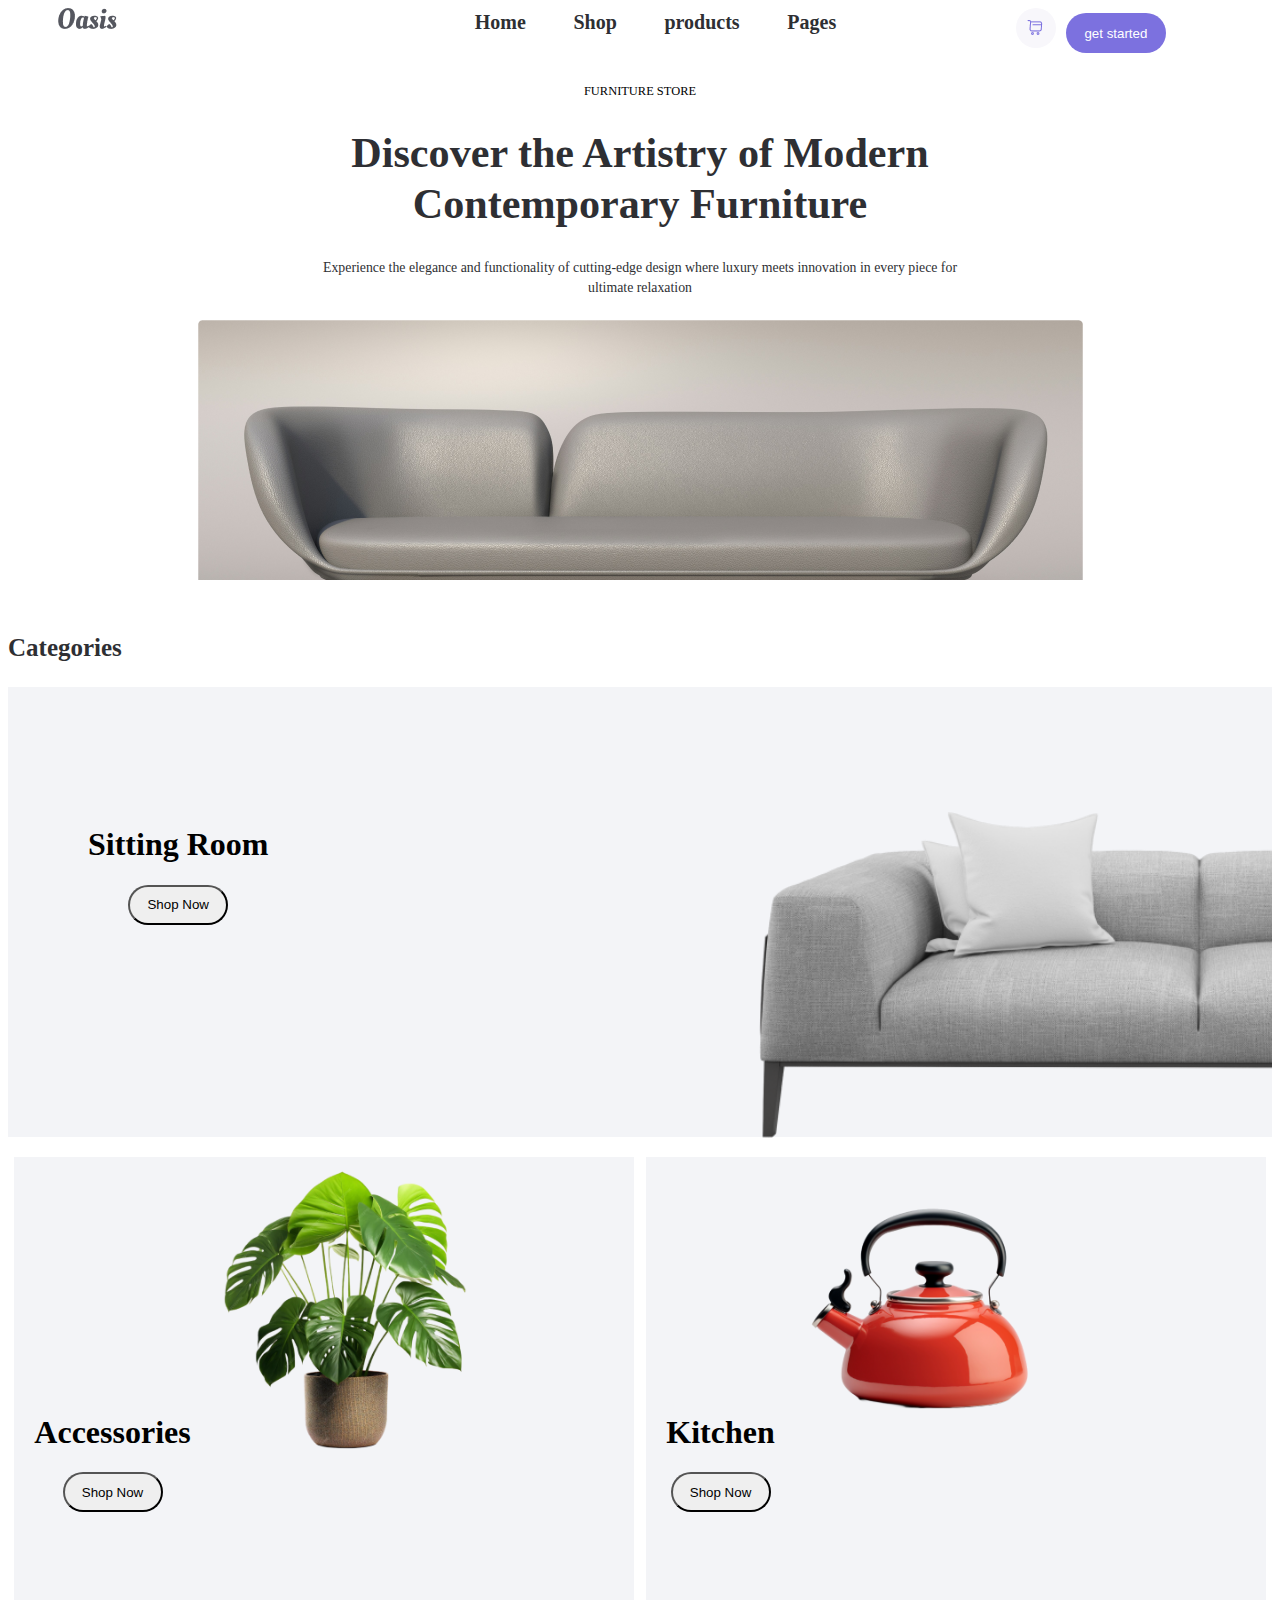
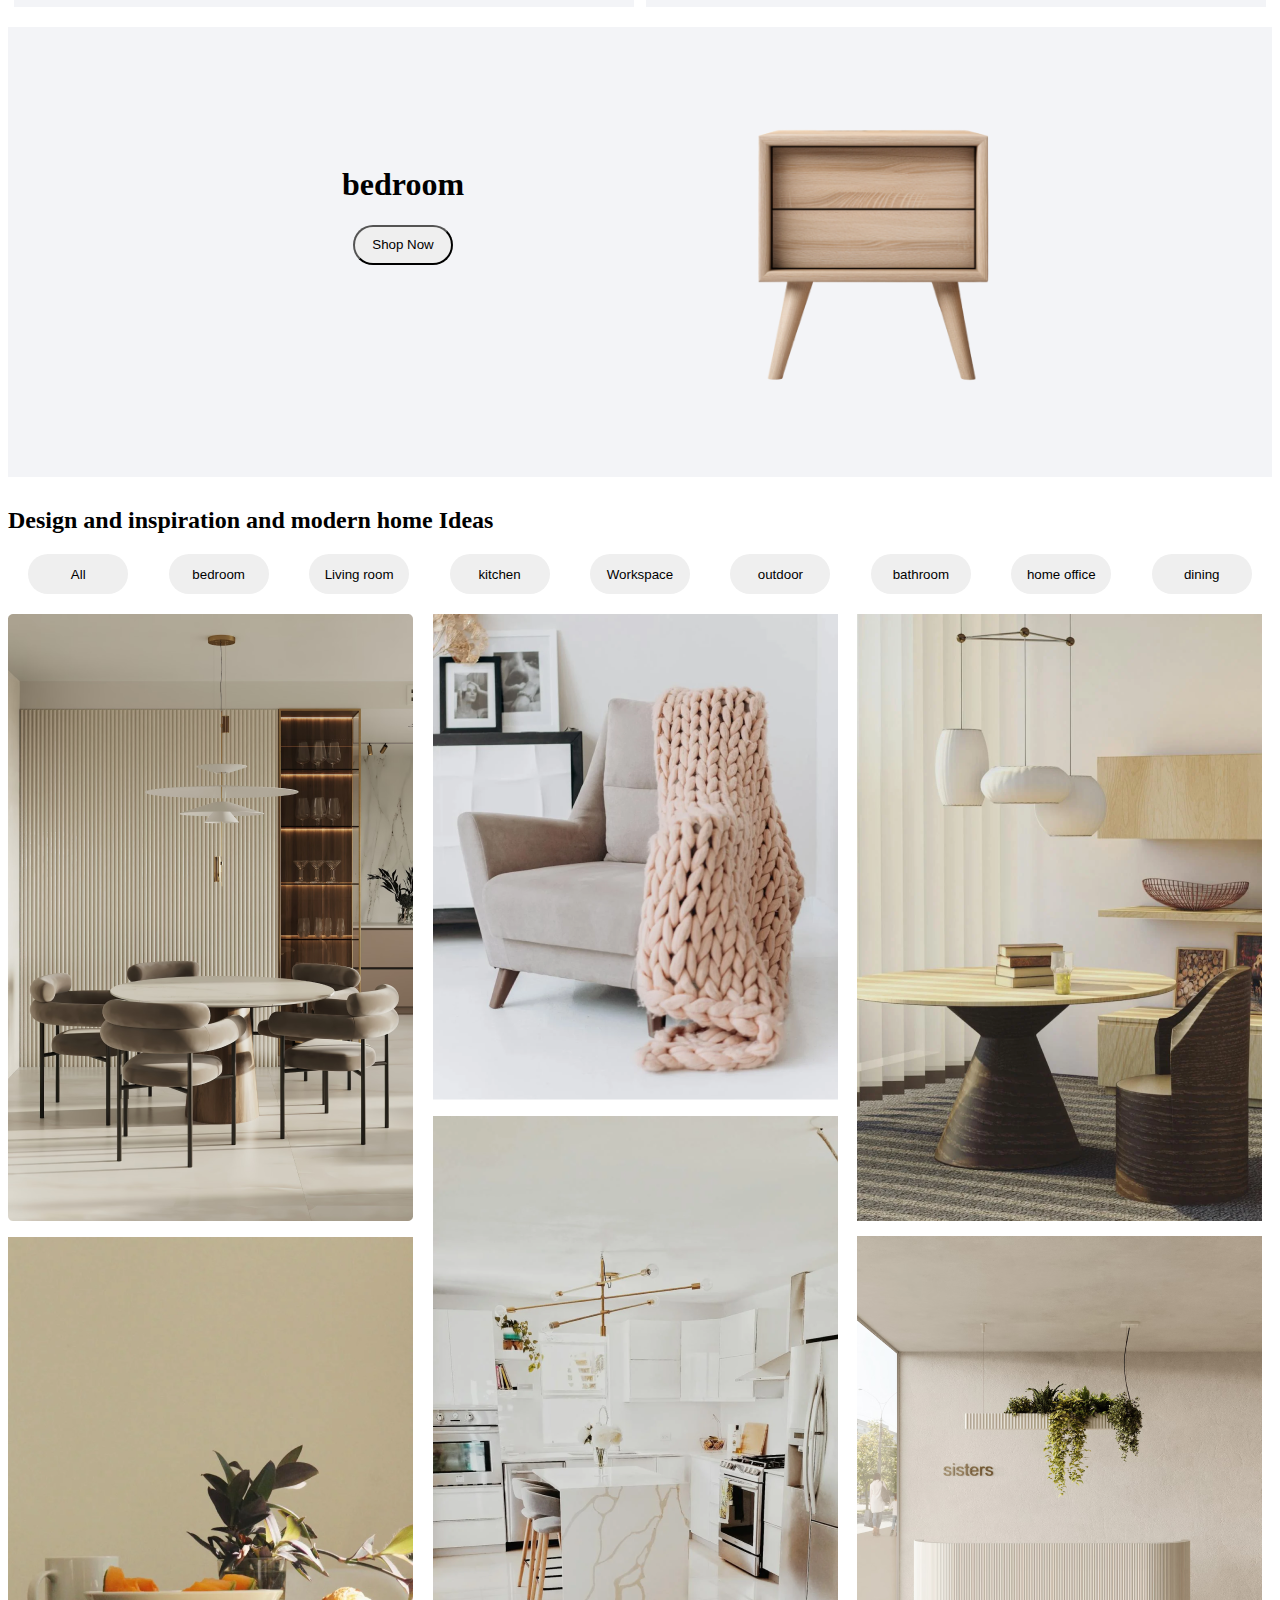
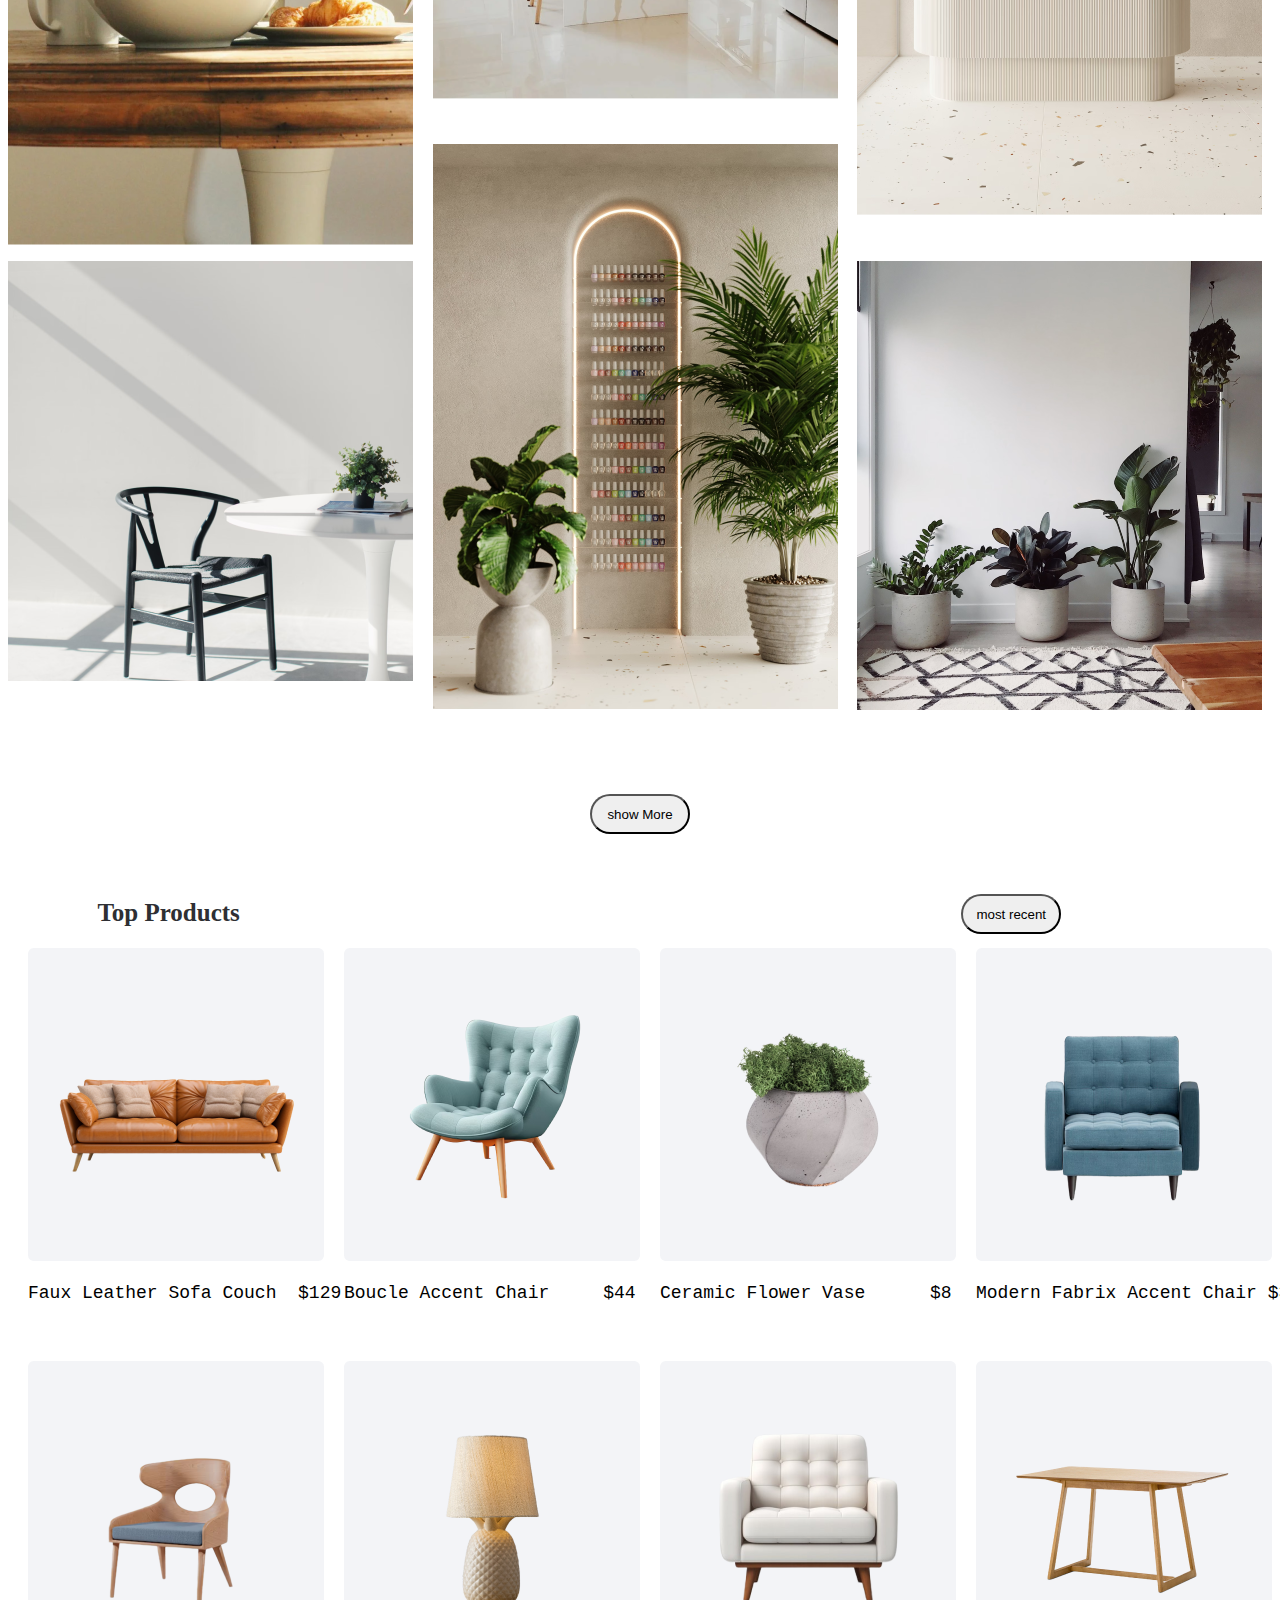
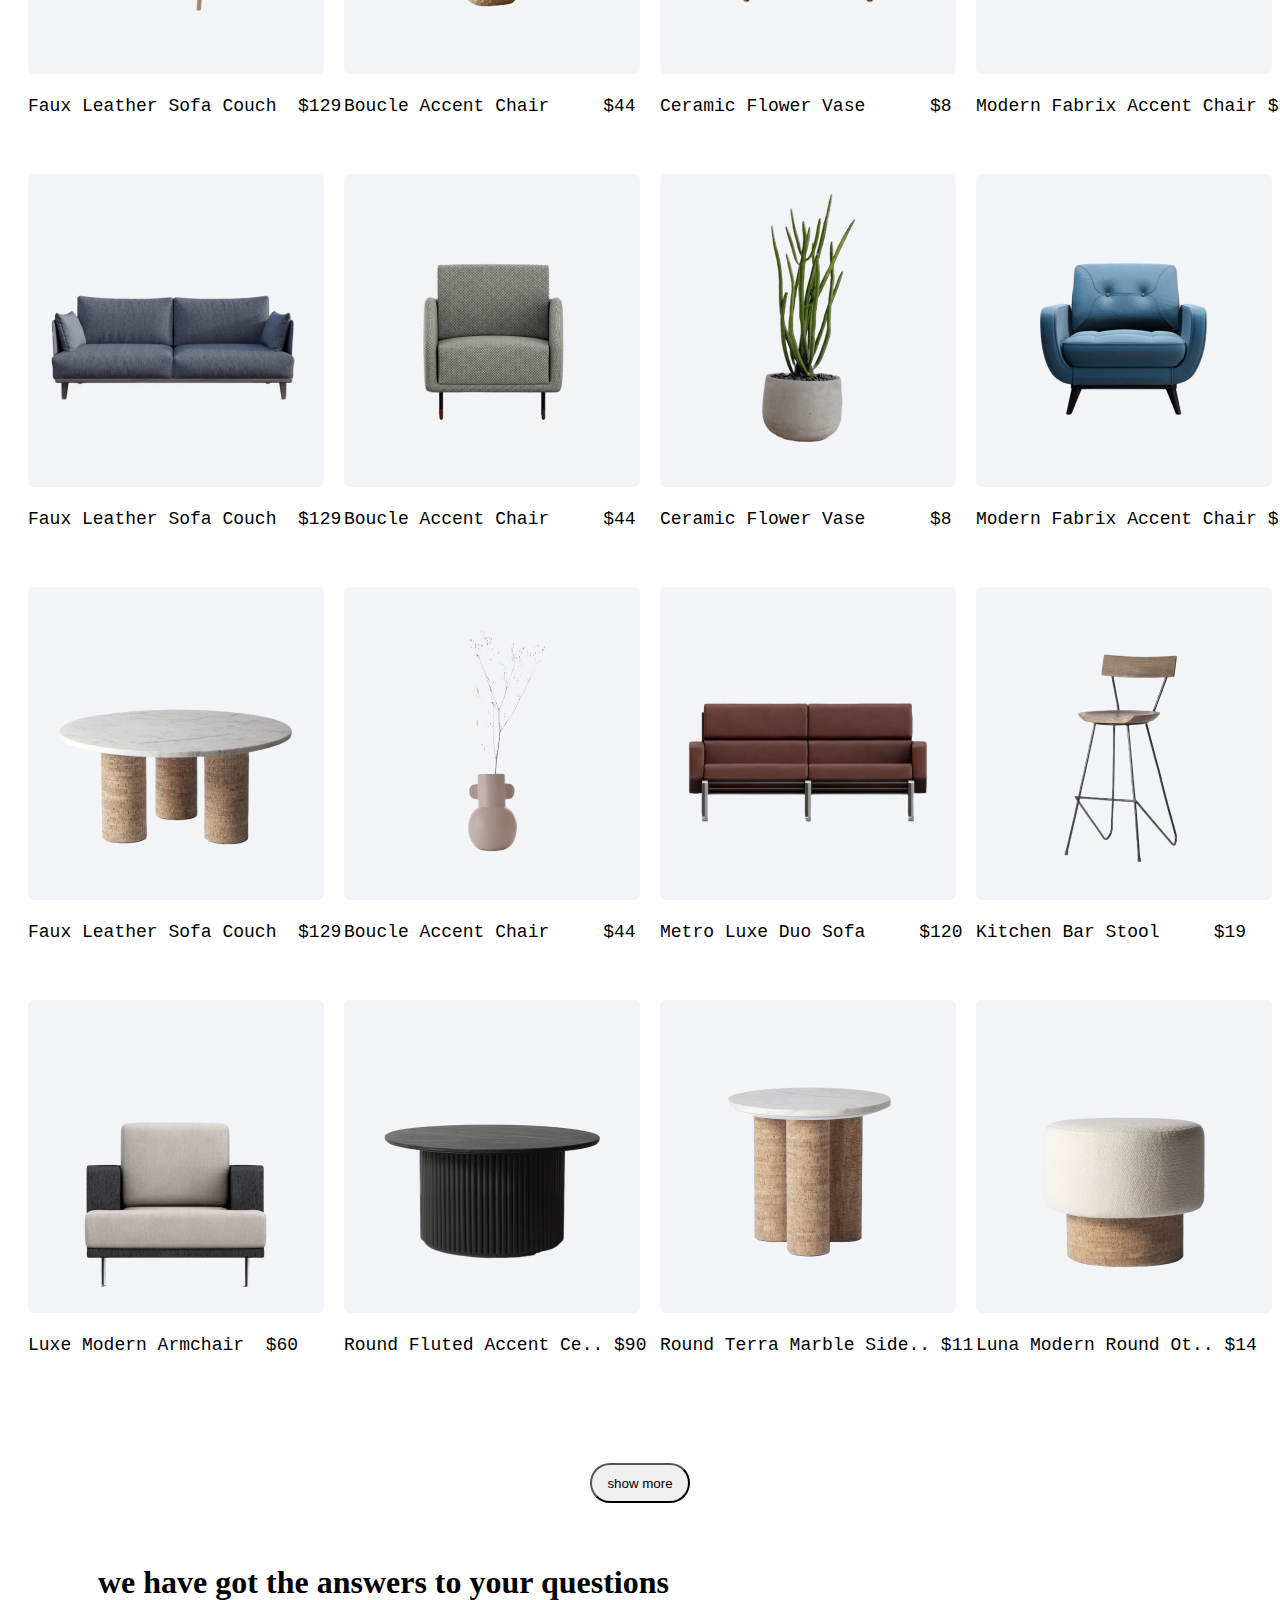
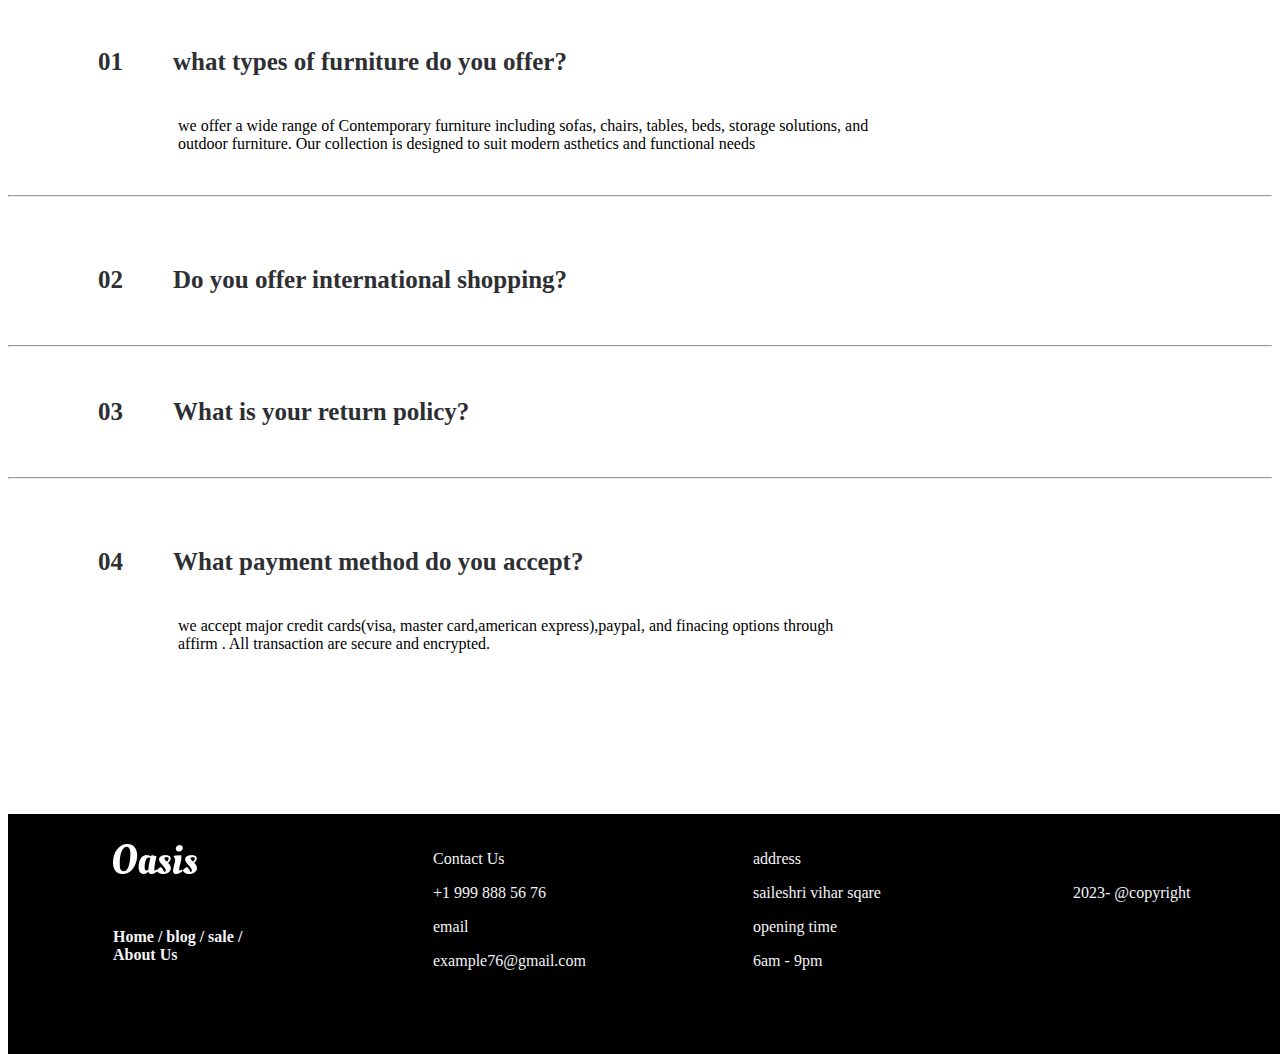
<file: index.html>
<!DOCTYPE html>
<html lang="en">
<head>
    <meta charset="UTF-8">
    <meta name="viewport" content="width=device-width, initial-scale=1.0">
    <title>e-com</title>
    <link rel="stylesheet" href="e-com.css">
    <link rel="stylesheet" href="https://cdnjs.cloudflare.com/ajax/libs/font-awesome/6.6.0/css/all.min.css" integrity="sha512-Kc323vGBEqzTmouAECnVceyQqyqdsSiqLQISBL29aUW4U/M7pSPA/gEUZQqv1cwx4OnYxTxve5UMg5GT6L4JJg==" crossorigin="anonymous" referrerpolicy="no-referrer" />
</head>
<body>
    <div class="nav">
        <div class="logo">
            <img src="img/branding.png" alt="">
        </div>
        <div class="nav-item">
            
                <div class="home"><a href="#home">Home</a></div>
               <div class="shop"> <a href="#shop">Shop</a></div>
                <div class="product"><a href="#products">products</a></div>
               <div class="page"> <a href="#page">Pages</a></div>
            
        </div>
       <div class="button">
        <div class="cart">
            <a href="./buy.html"><img src="img/cart.png" alt=""></a>
        </div>
        <div class="link">
            <button><a href="./create-acc.html">get started <i class="fa-solid fa-arrow-right"></i></a></button>
           
        </div>
       </div>
    </div>
    <div class="hero">
        <div class="text">
            <p class="p1">FURNITURE STORE</p>
            <h1>Discover the Artistry of Modern<br> Contemporary Furniture </h1>
            <p class="p2">Experience the elegance and functionality of cutting-edge design where luxury meets innovation in every piece for <br>ultimate relaxation
            </p>
        </div>
        <div class="img">
            <img src="img/image.png" alt="">
        </div>
    </div>


    <div class="cat" id="shop">
        <h3>Categories</h3>
        <div class="sit">
            <div class="shop1">
                <h1>Sitting Room</h1>
            <button><a href="./sitting.html">Shop Now <i class="fa-solid fa-arrow-right"></i></a></button>
            </div>
            <div class="img2">
           </div>
        </div>
        <div class="kit">
        <div class="acc1">
            <div class="acc2">
                <h1>Accessories</h1>
            <button><a href="#">Shop Now <i class="fa-solid fa-arrow-right"></i></a></button>
            </div>
            <div class="image1">
            </div>
        </div>
        
        <div class="acc1">
            <div class="acc2">
                <h1>Kitchen</h1>
            <button><a href="#">Shop Now <i class="fa-solid fa-arrow-right"></i></a></button>
            </div>
            <div class="image2">
        </div>
     </div>
     </div>
     <div class="sit" style="justify-content: space-evenly;">
        <div class="shop1">
            <h1>bedroom</h1>
        <button><a href="#">Shop Now <i class="fa-solid fa-arrow-right"></i></a></button>
        </div>
        <div class="image3">
        </div>
    </div>
       


        <div class="design">
            <h2 style="margin-top: 30px;">Design and inspiration and modern home Ideas</h2>
            <div class="nav3">
                <button><a href="#">All</a></button>
                <button><a href="#">bedroom</a></button> 
                <button><a href="#">Living room</a></button>
                <button><a href="#">kitchen</a></button>
                <button><a href="#">Workspace</a></button>
                <button><a href="#">outdoor</a></button>
                <button><a href="#">bathroom</a></button>
                <button><a href="#">home office</a></button>
                <button><a href="#">dining</a></button>
            </div>
            <div class="container">
                <div class="header"><img src="img/Gallery-Image.png" alt=""></div>
        <div class="menu"><img src="img/Gallery-Image (1).png" alt=""></div>
        <div class="hero"><img src="img/Gallery-Image (2).png" alt=""></div>
        <div class="main"><img src="img/Gallery-Image (3).png" alt=""></div>
        <div class="image"><img src="img/Gallery-Image (4).png" alt=""></div>
        <div class="extra"><img src="img/Gallery-Image (5).png" alt=""></div>
        <div class="banner"><img src="img/Gallery-Image (6).png" alt=""></div>
        <div class="gal"><img src="img/Gallery-Image (7).png" alt=""></div>
        <div class="gal2"><img src="img/Gallery-Image (9).png" alt=""></div>
            </div>
            <div class="di">
            <button><a href="#">show More</a></button>
            </div>
        </div>




    <div class="product" id="products">
        <div class="nav2">
        <h3>Top Products</h3>
        <div class="cls">
          <button><a href="#">
        
          most recent
        </button>
      </div>
        </div>

        <div class="row">
            <div class="card">
                <img src="img/Image (1).png" alt="">
                <pre>Faux Leather Sofa Couch  $129</pre>
            </div>
            <div class="card">
                <img src="img/Image (3).png" alt="">
                <pre>Boucle Accent Chair     $44</pre>
            </div>
            <div class="card">
                <img src="img/Image (4).png" alt="">
                <pre>Ceramic Flower Vase      $8</pre>
            </div>
            <div class="card">
                <img src="img/Image (5).png" alt="">
                <pre>Modern Fabrix Accent Chair $38</pre>
            </div>
        </div>
        <div class="row">
            <div class="card">
                <img src="img/Image (6).png" alt="">
                <pre>Faux Leather Sofa Couch  $129</pre>
            </div>
            <div class="card">
                <img src="img/Image (7).png" alt="">
                <pre>Boucle Accent Chair     $44</pre>
            </div>
            <div class="card">
                <img src="img/Image (8).png" alt="">
                <pre>Ceramic Flower Vase      $8</pre>
            </div>
            <div class="card">
                <img src="img/Image (9).png" alt="">
                <pre>Modern Fabrix Accent Chair $38</pre>
            </div>
        </div>
        <div class="row">
            <div class="card">
                <img src="img/Image (10).png" alt="">
                <pre>Faux Leather Sofa Couch  $129</pre>
            </div>
            <div class="card">
                <img src="img/Image (11).png" alt="">
                <pre>Boucle Accent Chair     $44</pre>
            </div>
            <div class="card">
                <img src="img/Image (12).png" alt="">
                <pre>Ceramic Flower Vase      $8</pre>
            </div>
            <div class="card">
                <img src="img/Image (13).png" alt="">
                <pre>Modern Fabrix Accent Chair $38</pre>
            </div>
        </div>
        <div class="row">
            <div class="card">
                <img src="img/Image (14).png" alt="">
                <pre>Faux Leather Sofa Couch  $129</pre>
            </div>
            <div class="card">
                <img src="img/Image (15).png" alt="">
                <pre>Boucle Accent Chair     $44</pre>
            </div>
            <div class="card">
                <img src="img/Image (16).png" alt="">
                <pre>Metro Luxe Duo Sofa     $120</pre>
            </div>
            <div class="card">
                <img src="img/Image (17).png" alt="">
                <pre>Kitchen Bar Stool     $19</pre>
            </div>
        </div>
        <div class="row">
            <div class="card">
                <img src="img/Image (18).png" alt="">
                <pre>Luxe Modern Armchair  $60</pre>
            </div>
            <div class="card">
                <img src="img/Image (19).png" alt="">
                <pre>Round Fluted Accent Ce.. $90</pre>
            </div>
            <div class="card">
                <img src="img/Image (20).png" alt="">
                <pre>Round Terra Marble Side.. $11</pre>
            </div>
            <div class="card">
                <img src="img/Image (21).png" alt="">
                <pre>Luna Modern Round Ot.. $14</pre>
            </div>
            
        </div>
        <div class="di" id="page">
            <button><a href="#">show more</a></button>
            </div>

            <div class="question" style="height: 850px;">
                <h1 style="margin-left: 90px;" >we have got the answers to your questions</h1>
                <div class="q1" style="display: flex;gap: 50px;margin-left: 90px;">
                    <div class="n1"><h3>01</h3></div>
                <h3 >what types of furniture do you offer?</h3>
            </div>
                <p style="margin-left: 170px;">we offer a wide range of Contemporary furniture including sofas, chairs, tables, beds, storage solutions, and<br> outdoor furniture. Our collection is designed to suit modern asthetics and functional needs </p>
                <br>
                <hr>
                <br>
                <br><div class="q2" style="display: flex;gap: 50px;margin-left: 90px;">
                    <div class="n2"><h3>02</h3></div>
                <h3> Do you offer international shopping?</h3>
            </div>
                <br>
                <hr>
                <br>
                <div class="q2" style="display: flex; gap: 50px;margin-left: 90px;">
                    <div class="n2"><h3>03</h3></div>
                <h3> What is your return policy?</h3>
                </div>
                <br>
                <hr><br><br>
                <div class="q2" style="display: flex; gap: 50px;margin-left: 90px;">
                    <div class="n2"><h3>04</h3></div>
                <h3> What payment method do you accept?</h3>
                </div>
                <p style="margin-left: 170px;">we accept major credit cards(visa, master card,american express),paypal, and finacing options through <br>affirm . All transaction are secure and encrypted.</p>
                
            </div>


            <div class="footer">
                <div class="foot1">
                    <img src="img/branding (1).png" alt=""> 
                    <h4 style="margin-top: 50px;">Home / blog / sale / About Us</h4>
                </div>
                <div class="foot2">
                    <p>Contact Us</p>
                    <p>+1 999 888 56 76</p>
                    <p>email</p>
                    <p>example76@gmail.com</p>
                </div>
                <div class="foot3">
                    <p>address</p>
                    <p>saileshri vihar sqare </p>
                    <p>opening time</p>
                    <p>6am - 9pm</p>
                </div>
                <div class="foot4">
                    <p style="margin-top: 50px;">2023- @copyright</p>
                </div>
            </div>




      
    
</body>
</html>
</file>
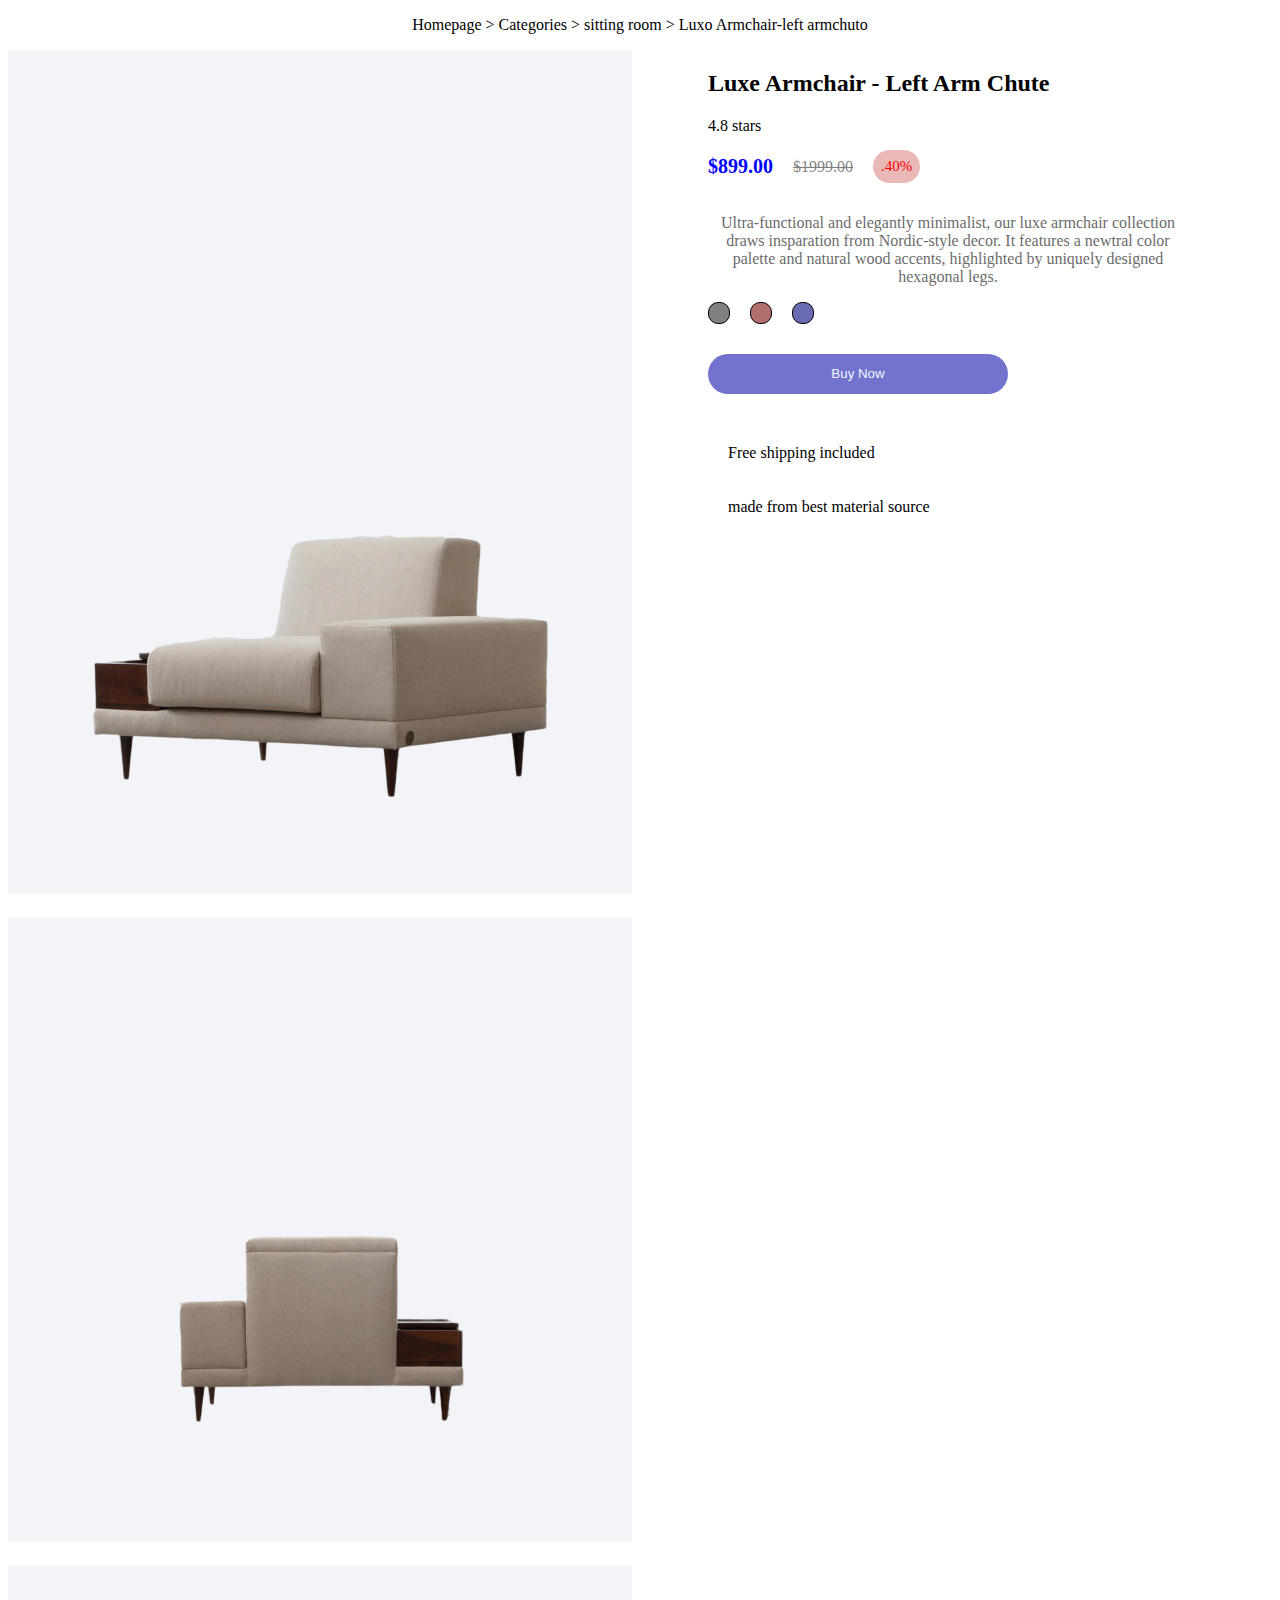
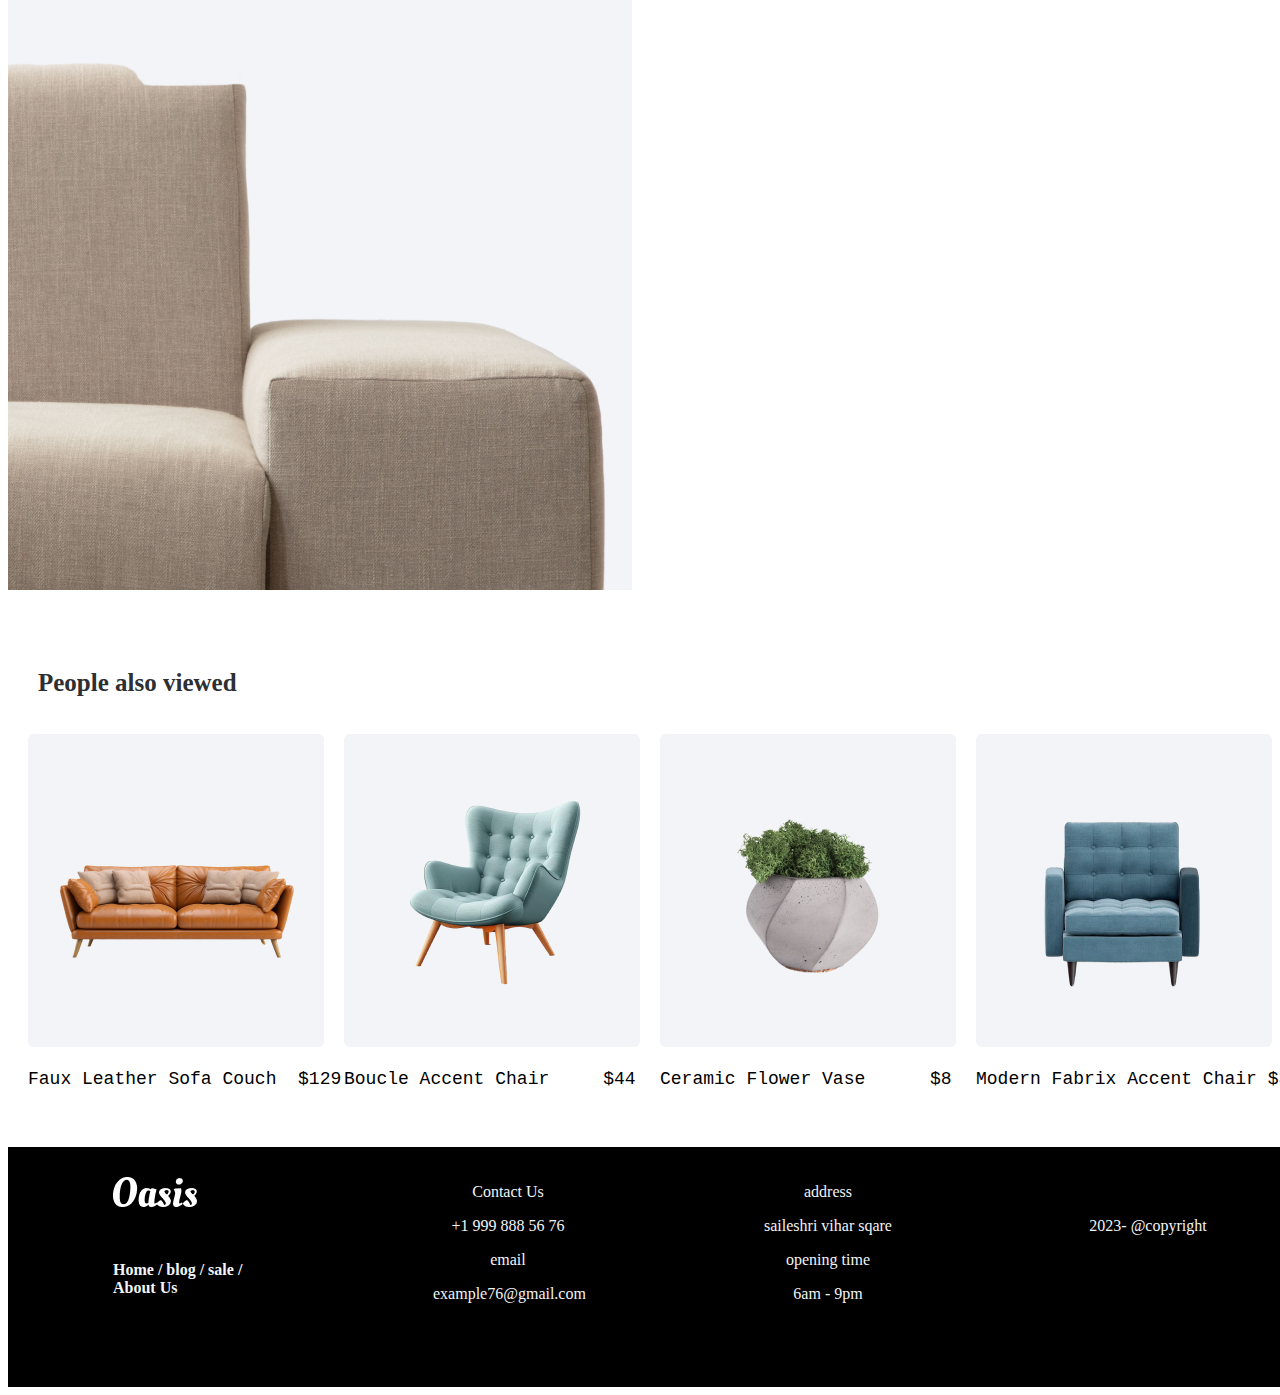
<file: buy.html>
<!DOCTYPE html>
<html lang="en">
<head>
    <meta charset="UTF-8">
    <meta name="viewport" content="width=device-width, initial-scale=1.0">
    <title>buy now</title>
    <link rel="stylesheet" href="sitting.css">
    <link rel="stylesheet" href="https://cdnjs.cloudflare.com/ajax/libs/font-awesome/6.6.0/css/all.min.css" integrity="sha512-Kc323vGBEqzTmouAECnVceyQqyqdsSiqLQISBL29aUW4U/M7pSPA/gEUZQqv1cwx4OnYxTxve5UMg5GT6L4JJg==" crossorigin="anonymous" referrerpolicy="no-referrer" />
</head>
<body>
    <p>Homepage > Categories > sitting room > Luxo Armchair-left armchuto</p>
    <div class="chair" style="display: flex;">
        <div class="img4" style="height: 100px;width: 200px;background-image: cover;">
        <img src="img/image 1.png" alt=""></div>
        <div class="chair1" style="margin-left: 500px;height: 200px;width: 500px;" >
            <h2>Luxe Armchair - Left Arm Chute</h2>
            <i class="fa-solid fa-star" style="color: rgb(255, 217, 0);"></i>
            <i class="fa-solid fa-star" style="color: rgb(255, 208, 0);"></i>
            <i class="fa-solid fa-star" style="color: rgba(255, 208, 0, 0.932);"></i>
            <i class="fa-solid fa-star" style="color: rgb(255, 217, 0);"></i>
            <i class="fa-regular fa-star-half-stroke" style="color: rgb(255, 230, 0);"></i>
            4.8 stars
            <div class="money" style="display: flex;">
            <p style="color: blue; font-size: 20px;font-weight: 600;">$899.00 </p>
            <p style="text-decoration: line-through;opacity: 0.5; margin-top: 23px;margin-left: 20px;">$1999.00</p>
            <p style="background-color: rgba(235, 183, 183, 0.993);color: red;margin-left: 20px;padding: 8px;border-radius: 20px;font-size: 15px;">.40%</p>
            </div>
            <p style="opacity: 0.6;margin-right: 20px;">Ultra-functional and elegantly minimalist, our luxe armchair collection draws insparation from Nordic-style decor. It features a newtral color palette and natural wood accents, highlighted by uniquely designed hexagonal legs.  </p>
            <div style="display: flex;">
                <div style="height: 20px;width: 20px;background-color: gray;border-radius: 10px;border: 1px solid;"></div>
                <div style="height: 20px;width: 20px;background-color: rgb(179, 110, 110);border-radius: 10px;border: 1px solid; margin-left: 20px;"></div>
                <div style="height: 20px;width: 20px;background-color:rgb(107, 107, 179);border-radius: 10px;border: 1px solid;margin-left: 20px;"></div>
            </div>
            <button style="padding: 10px; width: 300px;color: aliceblue;background-color: rgb(114, 114, 207);border-radius: 20px;text-align: center;margin-top: 30px; border-style: none;"><a href="./checkout.html" style="text-decoration: none; color: aliceblue;">Buy Now</a></button>
            <div style="display: flex;">
                <i class="fa-solid fa-truck-fast" style="margin-top: 50px;"></i>
                <p style="margin-left: 20px;margin-top: 50px;">Free shipping included</p>

            </div>
            <div style="display: flex;">
                <i class="fa-solid fa-fan"style="margin-top: 20px;"></i>
                <p style="margin-left: 20px;margin-top: 20px;">made from best material source</p>

            </div>

        </div>

    </div>
    <div style="width: 100%;margin-top: 20px;">
    <img src="img/image 1 (1).png" alt="" ></div>
    <div style="width: 100%;margin-top: 20px;">
    <img src="img/image 1 (2).png" alt=""></div>
    <div style="width: 100%;margin-top: 20px;">
    <img src="img/image 1 (3).png" alt=""></div>
    <div class="view">
        <div class="bar">
            <h3>People also viewed</h3>
            <i class="fa-solid fa-arrow-left" style="margin-left: 800px;margin-top: 30px;"></i>
            <i class="fa-solid fa-arrow-right" style="margin-top: 30px;margin-right: 30px;margin-left: 30px;"></i>

        </div>
        <div class="row">
            <div class="card">
                <img src="img/Image (1).png" alt="">
                <pre>Faux Leather Sofa Couch  $129</pre>
            </div>
            <div class="card">
                <img src="img/Image (3).png" alt="">
                <pre>Boucle Accent Chair     $44</pre>
            </div>
            <div class="card">
                <img src="img/Image (4).png" alt="">
                <pre>Ceramic Flower Vase      $8</pre>
            </div>
            <div class="card">
                <img src="img/Image (5).png" alt="">
                <pre>Modern Fabrix Accent Chair $38</pre>
            </div>
        </div>

    </div>

    <div class="footer">
        <div class="foot1">
            <img src="img/branding (1).png" alt=""> 
            <h4 style="margin-top: 50px;">Home / blog / sale / About Us</h4>
        </div>
        <div class="foot2">
            <p>Contact Us</p>
            <p>+1 999 888 56 76</p>
            <p>email</p>
            <p>example76@gmail.com</p>
        </div>
        <div class="foot3">
            <p>address</p>
            <p>saileshri vihar sqare </p>
            <p>opening time</p>
            <p>6am - 9pm</p>
        </div>
        <div class="foot4">
            <p style="margin-top: 50px;">2023- @copyright</p>
        </div>
</body>
</html>
</file>
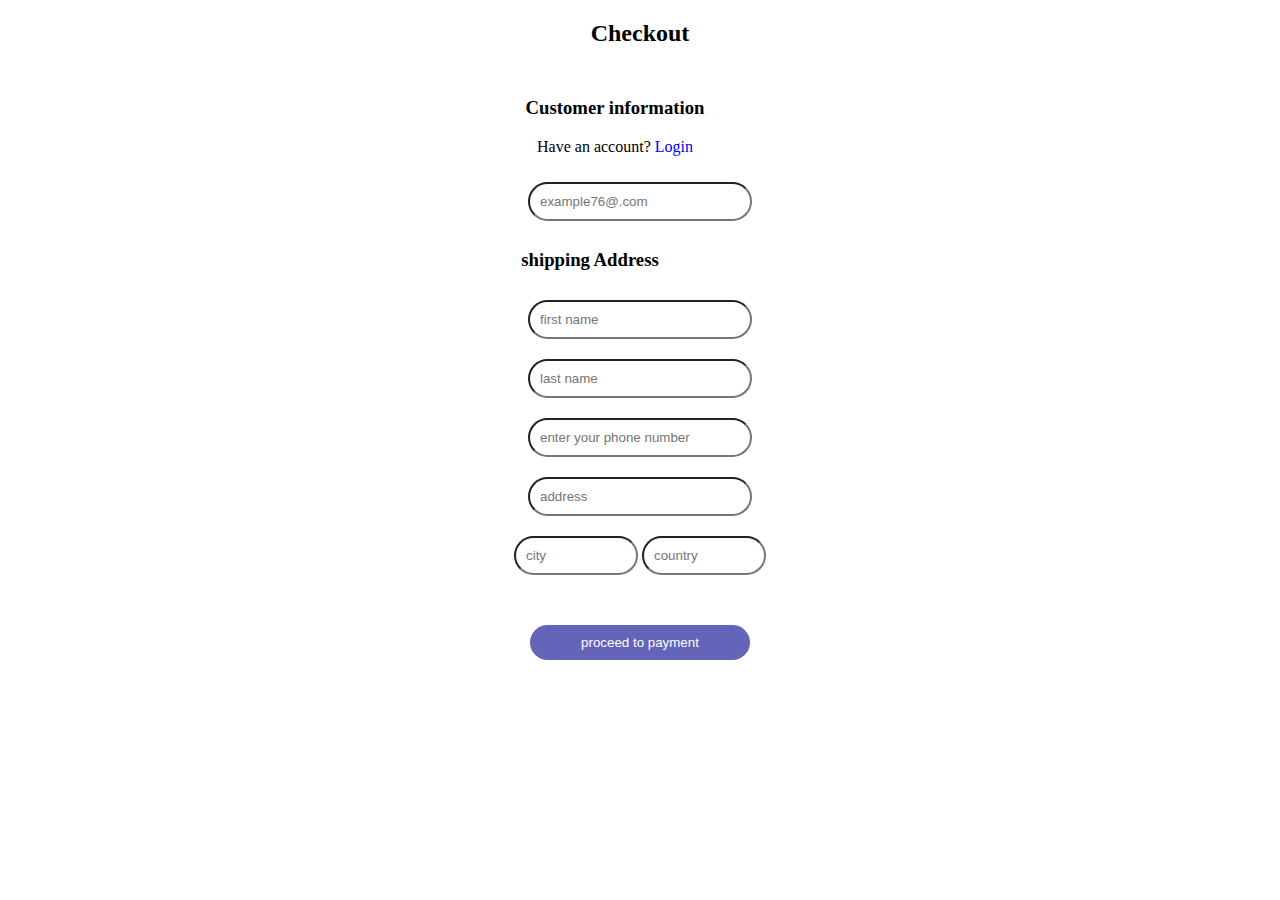
<file: checkout.html>
<!DOCTYPE html>
<html lang="en">
<head>
    <meta charset="UTF-8">
    <meta name="viewport" content="width=device-width, initial-scale=1.0">
    <title>Checkout</title>
    <link rel="stylesheet" href="login.css">
</head>
<body>
    <h2>Checkout</h2>
    <h3 style="margin-top: 50px;margin-right: 50px;">Customer information</h3>
    <p style="margin-right: 50px;">Have an account? <a href="./login.html" style="text-decoration: none;">Login</a></p>
    <input type="email" placeholder="example76@.com"><br>
    <h3 style="margin-right: 100px;">shipping Address</h3>
    <input type="text" placeholder="first name"><br>
    <input type="text" placeholder="last name"><br>
    <input type="tel" placeholder="enter your phone number"><br>
    <input type="text" placeholder="address"><br>
        <input type="text" placeholder="city" style="width: 100px;">
        <input type="text" placeholder="country" style="width: 100px;"><br>
        <button class="button1" style="margin-top: 40px;width: 220px;"><a href="./payment.html">proceed to payment</a></button>
</body>
</html>
</file>
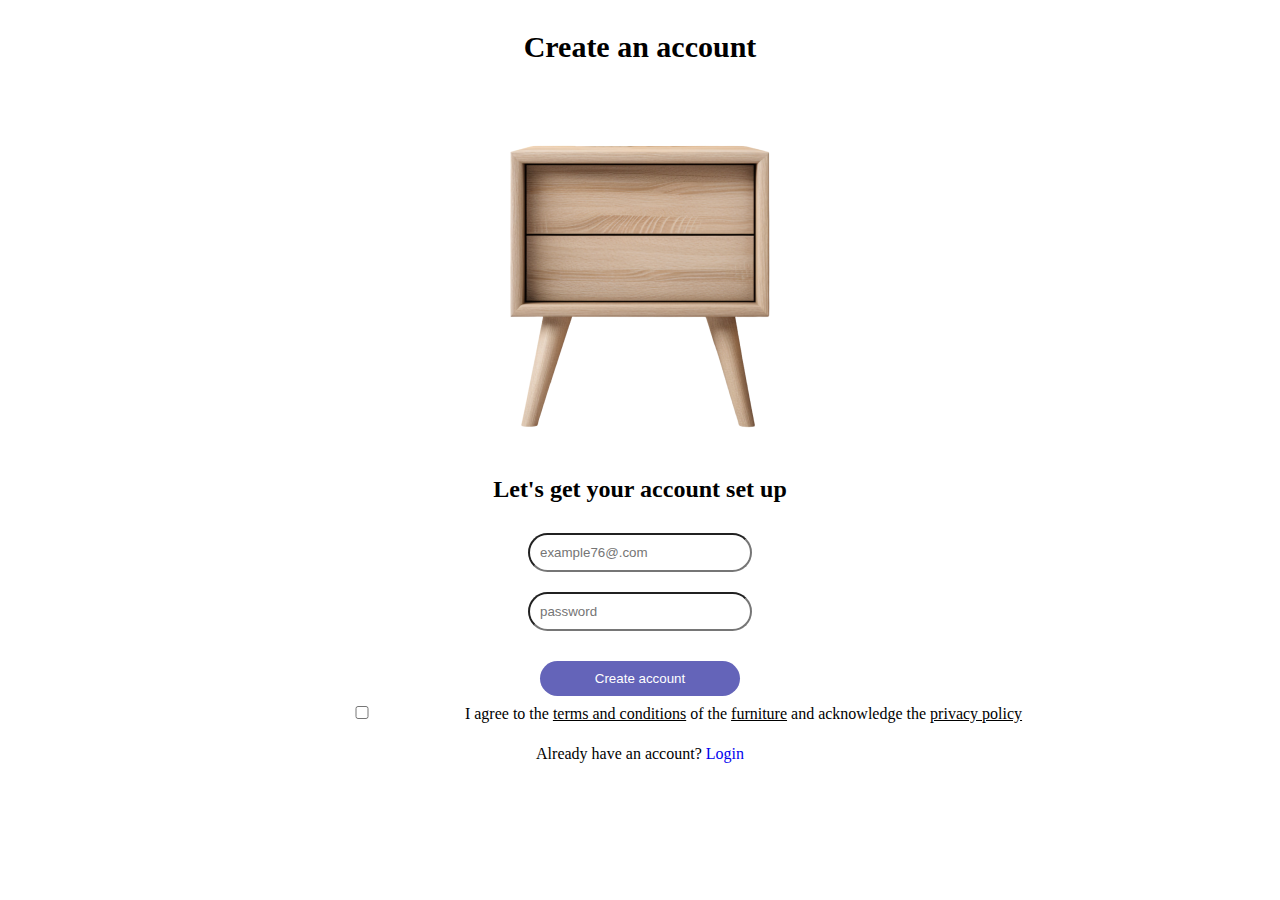
<file: create-acc.html>
<!DOCTYPE html>
<html lang="en">
<head>
    <meta charset="UTF-8">
    <meta name="viewport" content="width=device-width, initial-scale=1.0">
    <title>create account</title>
    <link rel="stylesheet" href="login.css">
</head>
<body>
    <h3 style="font-size: 30px;">Create an account</h3>
    <img src="img/Nightstand -10 1 (2).png" alt="" style="margin-top: 20px;">
    <h2>Let's get your account set up</h2>
    <input type="email" placeholder="example76@.com"><br>
    <input type="password" placeholder="password"><br>
    <button class="button1"><a href="./index.html">Create account</a></button><br>
    <input type="checkbox" >I agree to the <u>terms and conditions</u> of the <u>furniture</u> and acknowledge the <u>privacy policy</u>
    <p>Already have an account? <a href="./login.html" style="text-decoration: none;">Login</a></p>
</body>
</html>
</file>
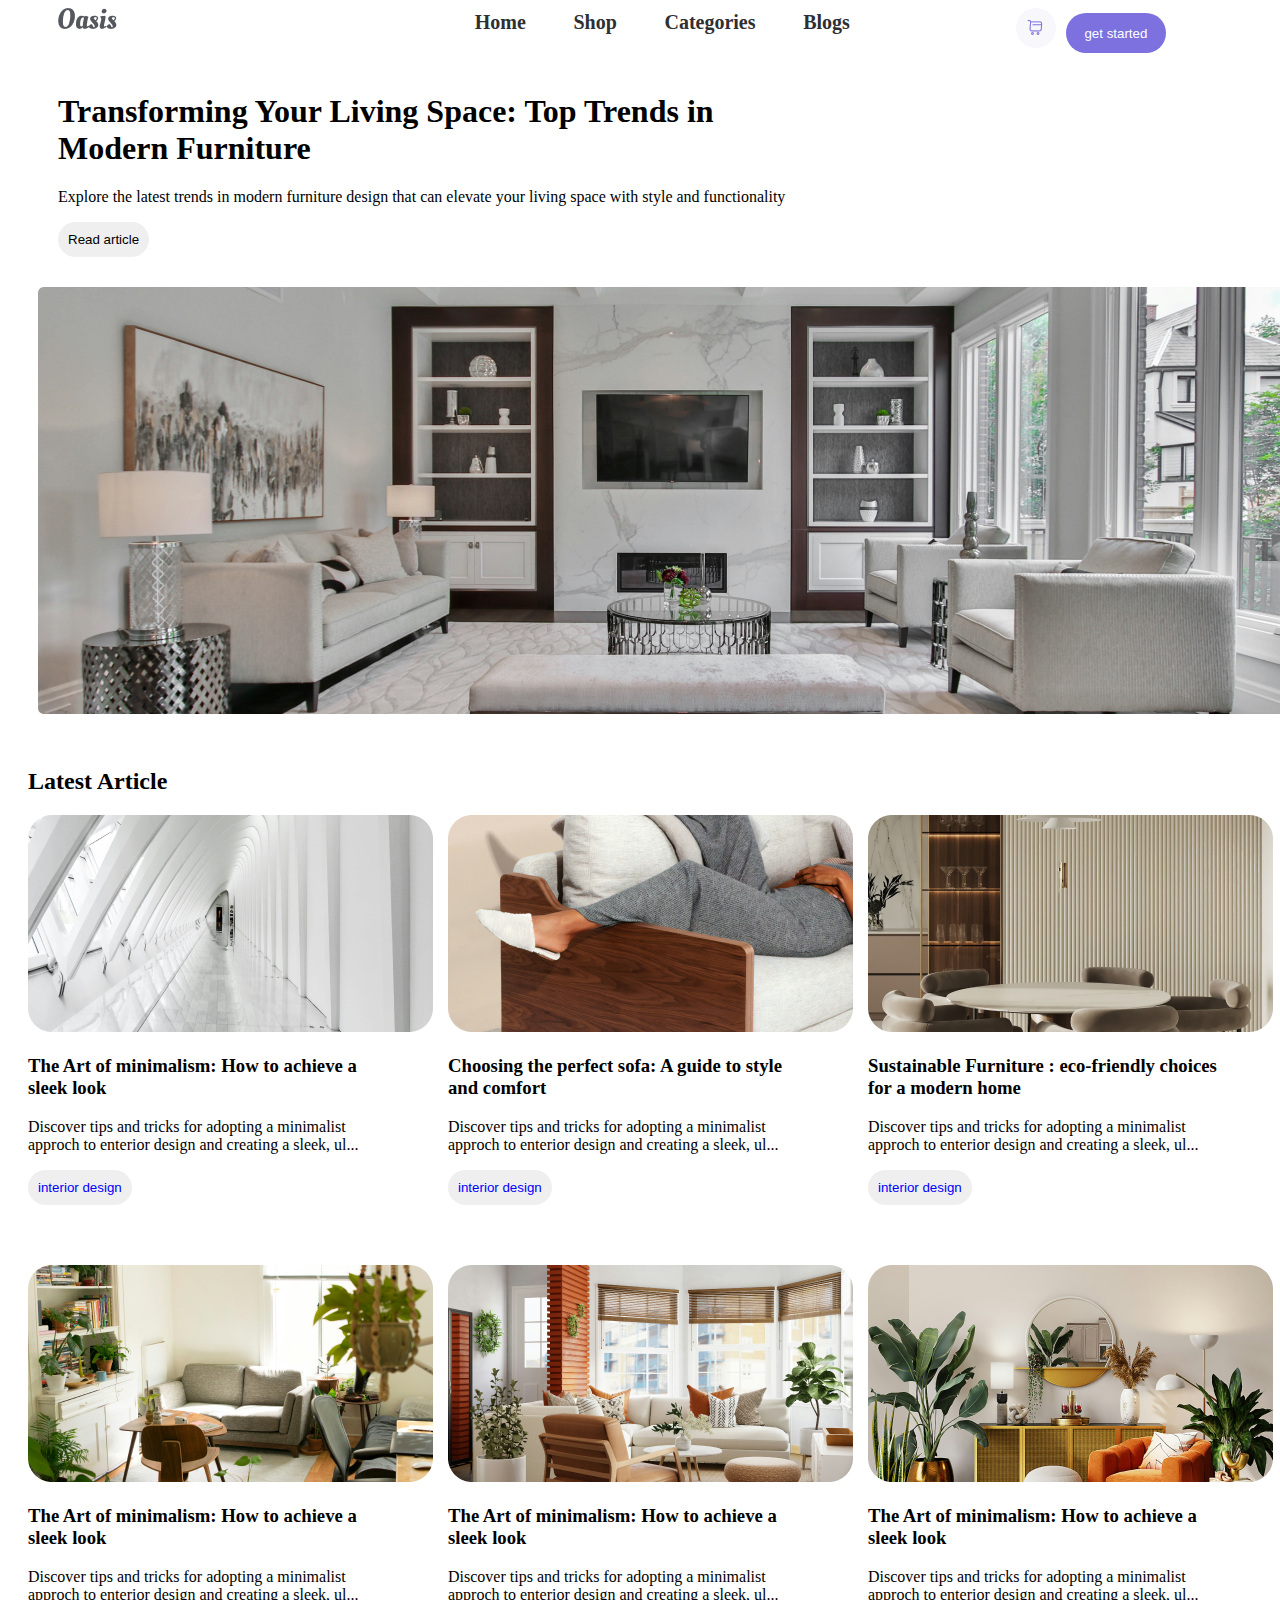
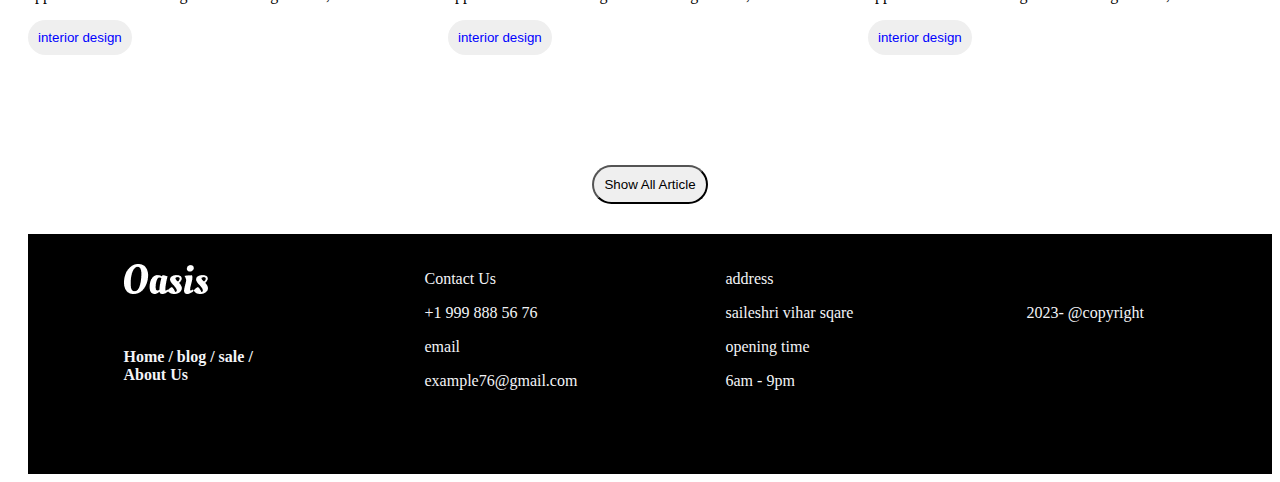
<file: done.html>
<!DOCTYPE html>
<html lang="en">
<head>
    <meta charset="UTF-8">
    <meta name="viewport" content="width=device-width, initial-scale=1.0">
    <title>transform</title>
    <link rel="stylesheet" href="done.css">
    <link rel="stylesheet" href="https://cdnjs.cloudflare.com/ajax/libs/font-awesome/6.6.0/css/all.min.css" integrity="sha512-Kc323vGBEqzTmouAECnVceyQqyqdsSiqLQISBL29aUW4U/M7pSPA/gEUZQqv1cwx4OnYxTxve5UMg5GT6L4JJg==" crossorigin="anonymous" referrerpolicy="no-referrer" />
</head>
<body>
    <div class="nav">
        <div class="logo">
            <img src="img/branding.png" alt="">
        </div>
        <div class="nav-item">
            
                <div class="home"><a href="./index.html">Home</a></div>
               <div class="shop"> <a href="./index.html">Shop</a></div>
                <div class="product"><a href="./index.html">Categories</a></div>
               <div class="page"> <a href="#page">Blogs</a></div>
            
        </div>
       <div class="button">
        <div class="cart">
            <a href="./buy.html"><img src="img/cart.png" alt=""></a>
        </div>
        <div class="link">
            <button><a href="./index.html">get started <i class="fa-solid fa-arrow-right"></i></a></button>
           
        </div>
       </div>
    </div>
    <h1 style="margin-left: 50px;">Transforming Your Living Space: Top Trends in<br> Modern Furniture</h1>
    <p style="margin-left: 50px;">Explore the latest trends in modern furniture design that can elevate your living space with style 
    and functionality </p>
    <button style="padding: 10px;border-radius: 20px;margin-left: 50px;border-style: none;"><a href="#" style="text-decoration: none;color: black;">Read article <i class="fa-solid fa-arrow-right"></i></a></button>
    <div class="img5">
    <img src="img/Picture.png" alt="" style="margin-top: 30px;margin-left: 30px;"></div>
    <div class="img6"></div>


    <div id="page" style="margin-left: 20px;margin-top: 50px;">
        <h2>Latest Article</h2>
        <div class="blog1"  style="display: flex;width: 100%;">
            <div style="height: 200px;width: 350px;">
                <img src="img/Blog Image.png" alt="">
                <h3>The Art of minimalism: How to achieve a sleek look</h3>
                <p>Discover tips and tricks for adopting a minimalist approch to enterior design and creating a sleek, ul...</p>
                <button style="color: blue;border-radius: 20px;padding: 10px;border-style: none;">interior design</button>
            </div>
        
                <div style="height: 200px;width: 350px;margin-left: 70px;">
                    <img src="img/Blog Image (1).png" alt="">
                    <h3>Choosing the perfect sofa: A guide to style and comfort</h3>
                    <p>Discover tips and tricks for adopting a minimalist approch to enterior design and creating a sleek, ul...</p>
                    <button style="color: blue;border-radius: 20px;padding: 10px;border-style: none;">interior design</button>
                </div>
            
                <div style="height: 200px;width: 350px;margin-left:70px ;">
                    <img src="img/Blog Image (2).png" alt="">
                    <h3>Sustainable Furniture : eco-friendly choices for a modern home</h3>
                    <p>Discover tips and tricks for adopting a minimalist approch to enterior design and creating a sleek, ul...</p>
                    <button style="color: blue;border-radius: 20px;padding: 10px;border-style: none;">interior design</button>
                </div>
        </div>
        <div style="display: flex;width: 100%;height: 750px;">
            <div style="height: 200px;width: 350px;margin-top: 250px;">
                <img src="img/Blog Image (3).png" alt="">
                <h3>The Art of minimalism: How to achieve a sleek look</h3>
                <p>Discover tips and tricks for adopting a minimalist approch to enterior design and creating a sleek, ul...</p>
                <button style="color: blue;border-radius: 20px;padding: 10px;border-style: none;">interior design</button>
            </div>
            <div style="height: 200px;width: 350px;margin-left:70px ;margin-top: 250px;">
                <img src="img/Blog Image (4).png" alt="">
                <h3>The Art of minimalism: How to achieve a sleek look</h3>
                <p>Discover tips and tricks for adopting a minimalist approch to enterior design and creating a sleek, ul...</p>
                <button style="color: blue;border-radius: 20px;padding: 10px;border-style: none;">interior design</button>
            </div>
            <div style="height: 200px;width: 350px;margin-left:70px ;margin-top: 250px;">
                <img src="img/Blog Image (5).png" alt="">
                <h3>The Art of minimalism: How to achieve a sleek look</h3>
                <p>Discover tips and tricks for adopting a minimalist approch to enterior design and creating a sleek, ul...</p>
                <button style="color: blue;border-radius: 20px;padding: 10px;border-style: none;">interior design</button>
            </div>

    </div>
    <div style="text-align: center;">
    <button style="color: black;border-radius: 20px;padding: 10px;">Show All Article</button>
</div>

<div class="footer">
    <div class="foot1">
        <img src="img/branding (1).png" alt=""> 
        <h4 style="margin-top: 50px;">Home / blog / sale / About Us</h4>
    </div>
    <div class="foot2">
        <p>Contact Us</p>
        <p>+1 999 888 56 76</p>
        <p>email</p>
        <p>example76@gmail.com</p>
    </div>
    <div class="foot3">
        <p>address</p>
        <p>saileshri vihar sqare </p>
        <p>opening time</p>
        <p>6am - 9pm</p>
    </div>
    <div class="foot4">
        <p style="margin-top: 50px;">2023- @copyright</p>
    </div>
</body>
</html>
</file>
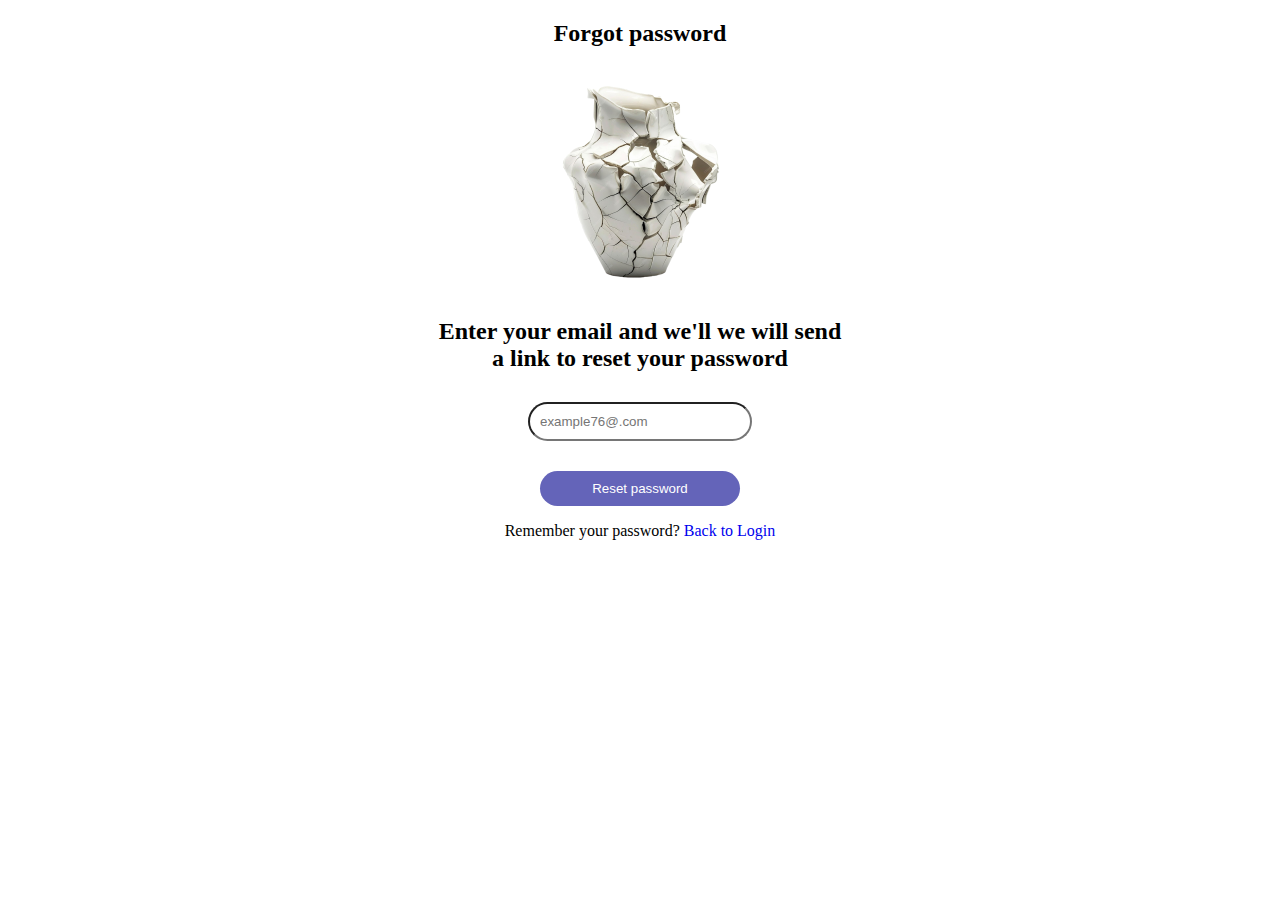
<file: forgot.html>
<!DOCTYPE html>
<html lang="en">
<head>
    <meta charset="UTF-8">
    <meta name="viewport" content="width=device-width, initial-scale=1.0">
    <title>Forgot password</title>
    <link rel="stylesheet" href="login.css">
</head>
<body>
    <h2>Forgot password</h2>
    <img src="img/Squircle.png" alt="">
    <h2>Enter your email and we'll we will send<br> a link to reset your password</h2>
    <input type="email" placeholder="example76@.com"><br>
    <button class="button1"><a href="./login.html">Reset password</a></button>
    <p>Remember your password? <a href="./login.html" style="text-decoration: none;">Back to Login</a></p>
</body>
</html>
</file>
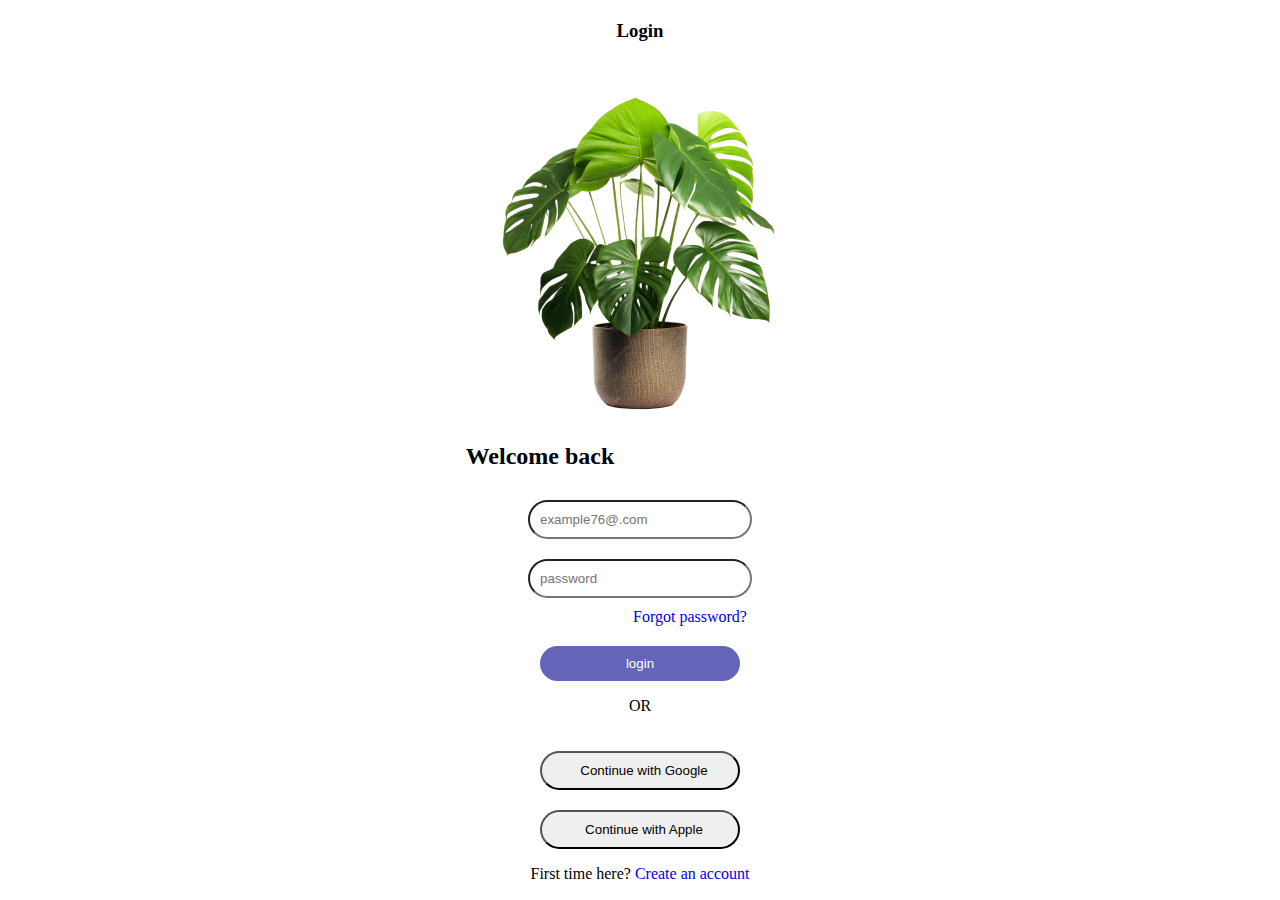
<file: login.html>
<!DOCTYPE html>
<html lang="en">
<head>
    <meta charset="UTF-8">
    <meta name="viewport" content="width=device-width, initial-scale=1.0">
    <title>login page</title>
    <link rel="stylesheet" href="login.css">
    <link rel="stylesheet" href="https://cdnjs.cloudflare.com/ajax/libs/font-awesome/6.6.0/css/all.min.css" integrity="sha512-Kc323vGBEqzTmouAECnVceyQqyqdsSiqLQISBL29aUW4U/M7pSPA/gEUZQqv1cwx4OnYxTxve5UMg5GT6L4JJg==" crossorigin="anonymous" referrerpolicy="no-referrer" />
</head>
<body>
    <h3>Login</h3>
    <img src="img/Nightstand -10 1.png" alt="" style="margin-top: 20px;">
    <h2 style="margin-top: 20px;margin-right: 200px;">Welcome back</h2>
    <input type="email" placeholder="example76@.com"><br>
    <input type="password" placeholder="password"><br>
    <a href="./forgot.html" class="ancher">Forgot password?</a><br>
    <button class="button1"><a href="./index.html">login</a></button>
    <p>OR</p> 
    <button class="button2"><a href="https://www.google.com/"><i class="fa-brands fa-google" style="margin-right: 8px;"></i> Continue with Google</a></button><br>
    <button class="button2"><a href="https://www.apple.com/"><i class="fa-brands fa-apple" style="margin-right: 8px;"></i> Continue with Apple</a></button>
    <p>First time here? <a href="./create-acc.html" style="text-decoration: none;">Create an account</a></p>

</body>
</html>
</file>
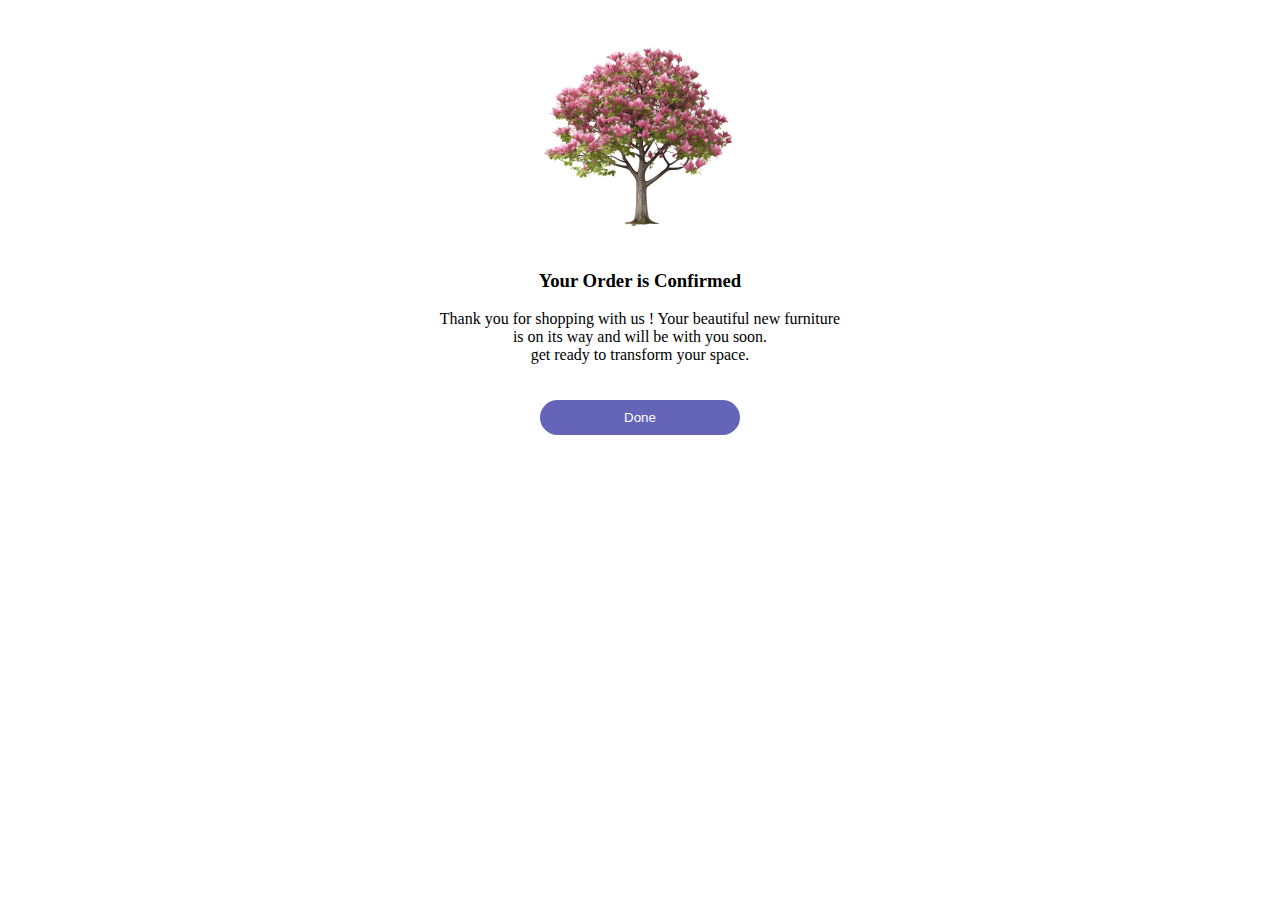
<file: order.html>
<!DOCTYPE html>
<html lang="en">
<head>
    <meta charset="UTF-8">
    <meta name="viewport" content="width=device-width, initial-scale=1.0">
    <title>order</title>
    <link rel="stylesheet" href="login.css">
</head>
<body>
    <img src="img/Squircle (1).png" alt="">
    <h3>Your Order is Confirmed</h3>
    <p>Thank you for shopping with us ! Your beautiful new furniture <br>is on its way and will be with you soon.<br>
    get ready to transform your space.</p>
    <button class="button1"><a href="./done.html">Done</a></button>
</body>
</html>
</file>
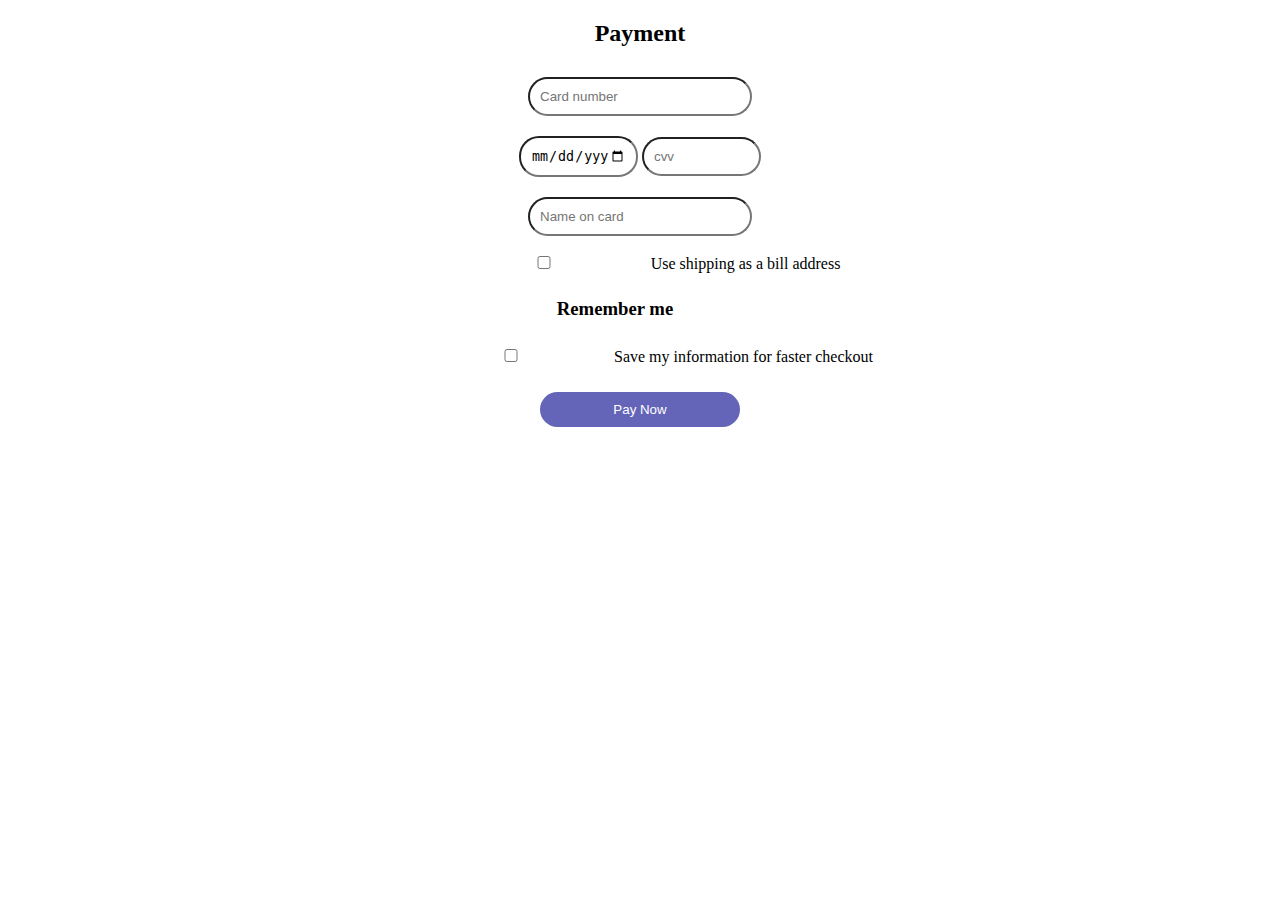
<file: payment.html>
<!DOCTYPE html>
<html lang="en">
<head>
    <meta charset="UTF-8">
    <meta name="viewport" content="width=device-width, initial-scale=1.0">
    <title>payment</title>
    <link rel="stylesheet" href="login.css">
</head>
<body>
    <h2>Payment</h2>
    <input type="number" placeholder="Card number"><br>
    <input type="date" placeholder="exp. date" style="width: 95px;">
    <input type="number" placeholder="cvv" style="width: 95px;"><br>
    <input type="text" placeholder="Name on card"><br>
    <input type="checkbox"> Use shipping as a bill address <br>
    <h3 style="margin-right: 50px;">Remember me</h3>
    <input type="checkbox">Save my information for faster checkout<br>
    <button class="button1"><a href="./order.html">Pay Now</a></button>
</body>
</html>
</file>
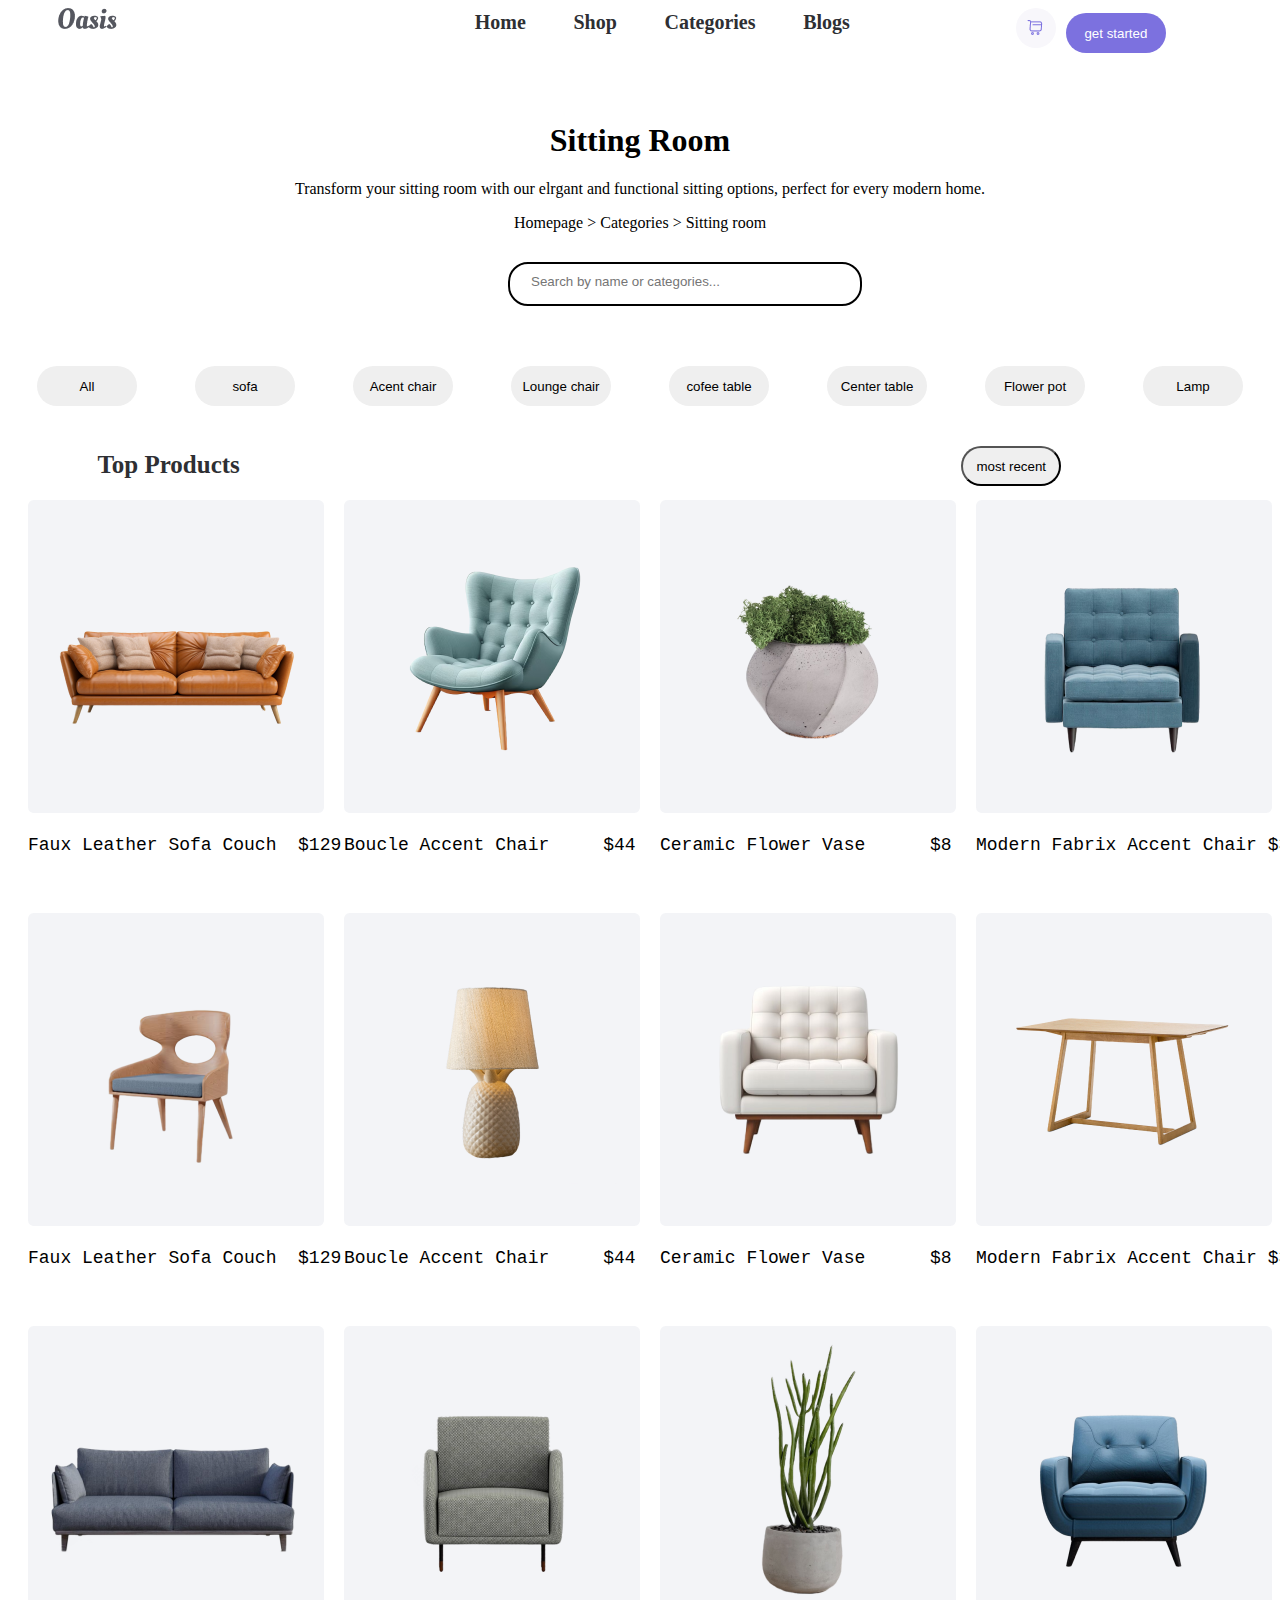
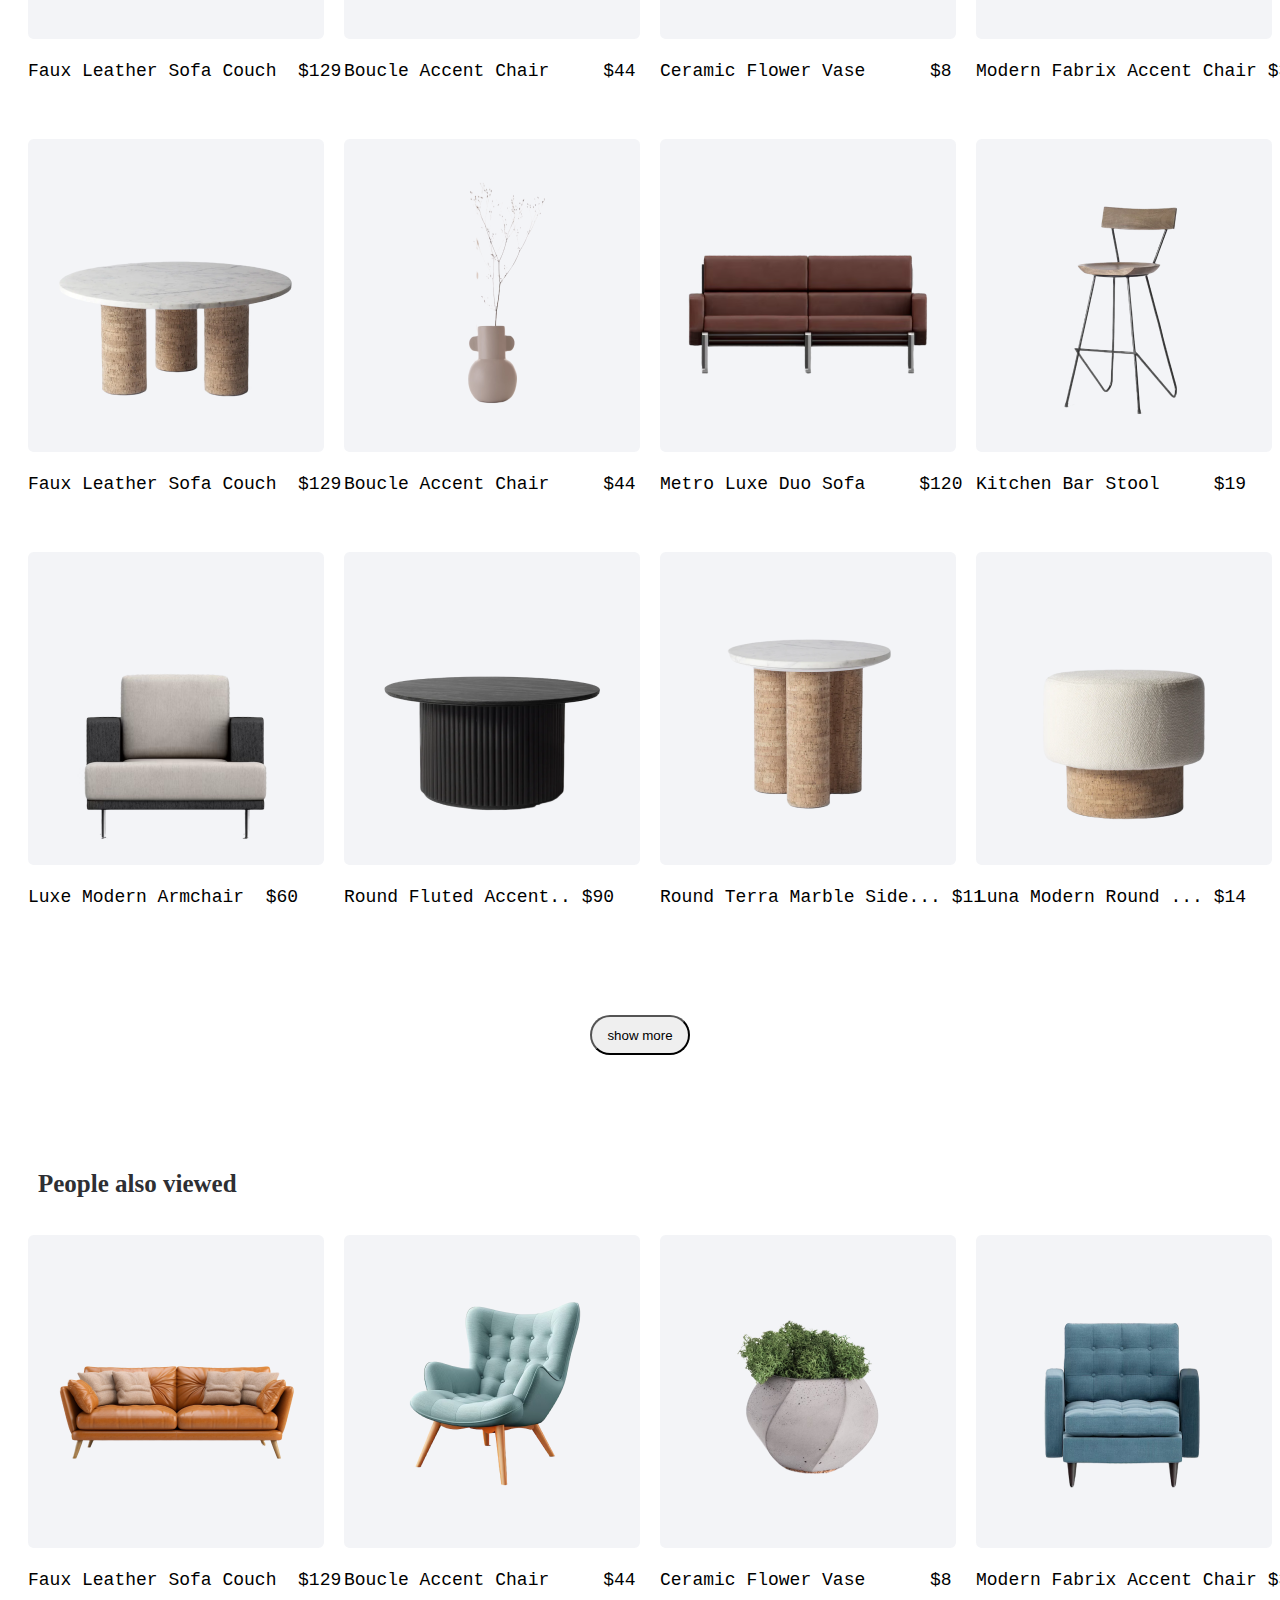
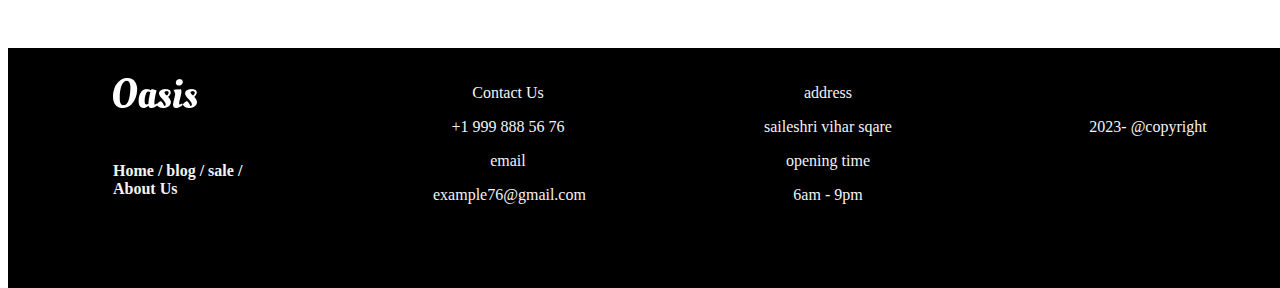
<file: sitting.html>
<!DOCTYPE html>
<html lang="en">
<head>
    <meta charset="UTF-8">
    <meta name="viewport" content="width=device-width, initial-scale=1.0">
    <title>Sitting room</title>
    <link rel="stylesheet" href="sitting.css">
    <link rel="stylesheet" href="https://cdnjs.cloudflare.com/ajax/libs/font-awesome/6.6.0/css/all.min.css" integrity="sha512-Kc323vGBEqzTmouAECnVceyQqyqdsSiqLQISBL29aUW4U/M7pSPA/gEUZQqv1cwx4OnYxTxve5UMg5GT6L4JJg==" crossorigin="anonymous" referrerpolicy="no-referrer" />
</head>
<body>
    <div class="nav">
        <div class="logo">
            <img src="img/branding.png" alt="">
        </div>
        <div class="nav-item">
            
                <div class="home"><a href="#home">Home</a></div>
               <div class="shop"> <a href="#shop">Shop</a></div>
                <div class="product"><a href="#products">Categories</a></div>
               <div class="page"> <a href="#page">Blogs</a></div>
            
        </div>
       <div class="button">
        <div class="cart">
            <a href="#"><img src="img/cart.png" alt=""></a>
        </div>
        <div class="link">
            <button><a href="./create-acc.html">get started <i class="fa-solid fa-arrow-right"></i></a></button>
           
        </div>
       </div>
    </div>
    <div class="hero">
        <h1>Sitting Room</h1>
        <p>Transform your sitting room with our elrgant and functional sitting options, perfect for every modern home.</p>
        <p>Homepage > Categories > Sitting room</p>
        <div class="in">
        <input type="text" placeholder="Search by name or categories...">
        <i class="fa-solid fa-magnifying-glass" style="margin-top:5px ;margin-right: 8px;"></i>
        </div>
    </div>

    <div class="nav3">
        <button><a href="#">All</a></button>
        <button><a href="#">sofa</a></button> 
        <button><a href="#">Acent chair</a></button>
        <button><a href="#">Lounge chair</a></button>
        <button><a href="#">cofee table</a></button>
        <button><a href="#">Center table</a></button>
        <button><a href="#">Flower pot</a></button>
        <button><a href="#">Lamp</a></button>
    </div>

    <div class="product" id="products">
        <div class="nav2">
        <h3>Top Products</h3>
        <div class="cls">
          <button><a href="./buy.html">
        
          most recent
        </button>
      </div>
        </div>

        <div class="row">
            <div class="card">
                <img src="img/Image (1).png" alt="">
                <pre>Faux Leather Sofa Couch  $129</pre>
            </div>
            <div class="card">
                <img src="img/Image (3).png" alt="">
                <pre>Boucle Accent Chair     $44</pre>
            </div>
            <div class="card">
                <img src="img/Image (4).png" alt="">
                <pre>Ceramic Flower Vase      $8</pre>
            </div>
            <div class="card">
                <img src="img/Image (5).png" alt="">
                <pre>Modern Fabrix Accent Chair $38</pre>
            </div>
        </div>
        <div class="row">
            <div class="card">
                <img src="img/Image (6).png" alt="">
                <pre>Faux Leather Sofa Couch  $129</pre>
            </div>
            <div class="card">
                <img src="img/Image (7).png" alt="">
                <pre>Boucle Accent Chair     $44</pre>
            </div>
            <div class="card">
                <img src="img/Image (8).png" alt="">
                <pre>Ceramic Flower Vase      $8</pre>
            </div>
            <div class="card">
                <img src="img/Image (9).png" alt="">
                <pre>Modern Fabrix Accent Chair $38</pre>
            </div>
        </div>
        <div class="row">
            <div class="card">
                <img src="img/Image (10).png" alt="">
                <pre>Faux Leather Sofa Couch  $129</pre>
            </div>
            <div class="card">
                <img src="img/Image (11).png" alt="">
                <pre>Boucle Accent Chair     $44</pre>
            </div>
            <div class="card">
                <img src="img/Image (12).png" alt="">
                <pre>Ceramic Flower Vase      $8</pre>
            </div>
            <div class="card">
                <img src="img/Image (13).png" alt="">
                <pre>Modern Fabrix Accent Chair $38</pre>
            </div>
        </div>
        <div class="row">
            <div class="card">
                <img src="img/Image (14).png" alt="">
                <pre>Faux Leather Sofa Couch  $129</pre>
            </div>
            <div class="card">
                <img src="img/Image (15).png" alt="">
                <pre>Boucle Accent Chair     $44</pre>
            </div>
            <div class="card">
                <img src="img/Image (16).png" alt="">
                <pre>Metro Luxe Duo Sofa     $120</pre>
            </div>
            <div class="card">
                <img src="img/Image (17).png" alt="">
                <pre>Kitchen Bar Stool     $19</pre>
            </div>
        </div>
        <div class="row">
            <div class="card">
                <img src="img/Image (18).png" alt="">
                <pre>Luxe Modern Armchair  $60</pre>
            </div>
            <div class="card">
                <img src="img/Image (19).png" alt="">
                <pre>Round Fluted Accent.. $90</pre>
            </div>
            <div class="card">
                <img src="img/Image (20).png" alt="">
                <pre>Round Terra Marble Side... $11</pre>
            </div>
            <div class="card">
                <img src="img/Image (21).png" alt="">
                <pre>Luna Modern Round ... $14</pre>
            </div>
            
        </div>
        <div class="di" id="page">
            <button><a href="#">show more</a></button>
            </div>

            <div class="view">
                <div class="bar">
                    <h3>People also viewed</h3>
                    <i class="fa-solid fa-arrow-left" style="margin-left: 800px;margin-top: 30px;"></i>
                    <i class="fa-solid fa-arrow-right" style="margin-top: 30px;margin-right: 30px;margin-left: 30px;"></i>

                </div>
                <div class="row">
                    <div class="card">
                        <img src="img/Image (1).png" alt="">
                        <pre>Faux Leather Sofa Couch  $129</pre>
                    </div>
                    <div class="card">
                        <img src="img/Image (3).png" alt="">
                        <pre>Boucle Accent Chair     $44</pre>
                    </div>
                    <div class="card">
                        <img src="img/Image (4).png" alt="">
                        <pre>Ceramic Flower Vase      $8</pre>
                    </div>
                    <div class="card">
                        <img src="img/Image (5).png" alt="">
                        <pre>Modern Fabrix Accent Chair $38</pre>
                    </div>
                </div>

            </div>

            <div class="footer">
                <div class="foot1">
                    <img src="img/branding (1).png" alt=""> 
                    <h4 style="margin-top: 50px;">Home / blog / sale / About Us</h4>
                </div>
                <div class="foot2">
                    <p>Contact Us</p>
                    <p>+1 999 888 56 76</p>
                    <p>email</p>
                    <p>example76@gmail.com</p>
                </div>
                <div class="foot3">
                    <p>address</p>
                    <p>saileshri vihar sqare </p>
                    <p>opening time</p>
                    <p>6am - 9pm</p>
                </div>
                <div class="foot4">
                    <p style="margin-top: 50px;">2023- @copyright</p>
                </div>
</body>
</html>
</file>
<file: e-com.css>
.nav{
    
    height: 63.57px;
    background-color: #fff;
    padding-left: 50.28px;
    padding-right: 55.28px;
    display: flex;
    justify-content: space-between;
    position: sticky;
    top: 0;
   
}
.logo{
    width: 58.01px;
    height: 20.73px;
    color: #55575f;
}
.nav-item{
    width: 222.74px;
    height: 25.82px;
    padding: 6.91px;
    gap: 27.64px;
    display: flex;
    /* margin-left: 200px */
   
}

.nav-item a{
    text-decoration: none;
    color: #2e2f33;
    font-weight: 600;
    font-size: 20px;
    line-height: 11.71px;
    margin-left: 20px;
}
.button{
    height: 178.08px;
    width: 200.84px;
   
    display: flex;
}
.cart{
    height: 20px;
    width: 20px;
    padding-top: 10px;
    padding-right: 10px;
    background-color: #F8F7FB;
    border-radius: 50%;
    padding-left: 10px;
    padding-bottom: 10px;
}
 .cart a{
    font-size: 20px;
    font-weight: 600;
} 
.link{
    height: 30px;
    /* width: 60px; */
    padding-top: 5px;
    margin-left: 10px;
}
.link button {
    height: 40px;
    width: 100px;
    background-color: #7C71DF;
    border-style: none;
    border-bottom-right-radius: 20px;
    border-bottom-left-radius: 20px;
    border-top-left-radius: 20px;
    border-top-right-radius: 20px;
    text-align: center;
}
.link button a{
    text-decoration: none;
    color: #fff;
   
}
.hero{
    height: 525.14px;
   
}
 .p1{
    text-align: center;
    font-weight: 500;
    color: #000000;
    font-size: 12.44px;
    line-height: 15px;

}
.hero h1{
    text-align: center;
    font-weight: 700;
    color: #2E2F33;
    font-size: 42.15px;
    line-height: 51.01px
}
.p2{
    font-weight: 400;
    color: #2E2F33;
    font-size: 13.82px;
    text-align: center;
    line-height: 20.84px;
}
.img{
    padding: 6.91px;
    text-align: center;
}


/* .cat{
    /* height: 1000px; 
} */
 .kit{
    display: flex;
    justify-content: space-around;
 }
.sit{
    height: 450px;
    display: flex;
    background-color:#F3F4F7;
    justify-content:space-between;
    align-items: center;
    margin-top: 20px;
}
.shop1{
    height: 450px;
    text-align: center;
    margin-top: 235px;
    margin-left: 80px;
    
}
.shop1 button{
   height: 40px;
   border-radius: 20px;
   width: 100px;
   text-align: center;
}
.shop1 button a{
    text-decoration: none;
    color: #000000;
}
.sit img{
    /* margin-left: 280px; */
    margin-top: 0px;
} 
.acc1{
height: 450px;

width: 49%;
    background-color:#F3F4F7;
  display: flex;
  margin-top: 20px;
 
}
.acc2{

    text-align: center;
    margin-top: 235px;
    margin-left: 20px;
    
}
.acc2 button{
    height: 40px;
    border-radius: 20px;
    width: 100px;
    text-align: center;
 }
.acc2 button a{
    text-decoration: none;
    color: #000000;
}


.nav3{
    height: 60px;
    display: flex;
    justify-content: space-around;
    
}
.nav3 button{
    height: 40px;
    border-radius: 20px;
    padding: 10px;
    text-align: center;
    border-style: none;
}
.nav3 button a{
    text-decoration: none;
    color: #000000;
}
.header{
    grid-area: header;
}
.menu{
    grid-area: menu;
    /* margin-top: 10px;
    margin-bottom: 100px; */
    
}
.hero{
    grid-area: hero;
}
.main{
    grid-area: main;
}
.image{
    grid-area: image;
  
   
}
.extra{
    grid-area: extra;
}
.banner{
    grid-area: banner;
}
.gal{
    grid-area: gal;
}
.gal2{
    grid-area: gal2;
    
}
.container{
    display: grid;
    grid-template-areas: 
    'header menu hero'
    'header image hero'
    'main image extra'
    'main image extra'
    'main gal extra'
    'banner gal gal2';
    height: 1700px;
    gap: 10px;
     
    
}
button{
    height: 40px;
    border-radius: 20px;
    width: 100px;
    text-align: center;
 }
 button a{
    text-decoration: none;
    color: #000000; 
 }

.di{
    text-align: center;
    height: 80px;
    margin-top: 80px;
    text-decoration: none;
    color: #000000;
}

.product{
    height: 459px;
    
}
.nav2{
    height: 44px;
    gap: 32px;
    display: flex;
    justify-content: space-evenly;
}
h3{
    
    font-weight: 600;
    font-size: 25px;
   
    color: #2E2F33;
    
}

.cls{
   /* margin-right: 50px; */
   margin-top: 20px;
    margin-left: 600px; 
   
}
.row{
    height: 383px;
    width: 1280px;
    display: flex;
    flex-wrap: wrap;
    margin-top: 30px;
}
.card{
height: 213px;
width: 296px;

margin-left: 20px;
}
pre{
    font-size: 18px;
    font-weight: 500;
    
}

.footer{
    height: 200px;
    width: 1280px;
    padding: 20px;
    background-color: #000000;
    display: flex;
    justify-content: space-around;
    
}
.foot1{
    height: 150px;
    width: 150px;
    color: #F3F4F7;
    margin-top: 10px;
}
.foot2{
    height: 150px;
    width: 150px;
    color: #F3F4F7;
}
.foot3{
    height: 150px;
    width: 150px;
    color: #F3F4F7;
}
.foot4{
    height: 150px;
    width: 150px;
    color: #F3F4F7;
}
a{
    text-decoration: none;
    color: #000000;
}
.img2{
    background-image: url(img/Image\ \(22\).png);
    height: 500px;
    width: 600px;
    background-size: cover;
    
}
.image1{
    background-image: url(img/Nightstand\ -10\ 1.png);
    height: 300px;
    width: 300px;
    background-size: cover;
   
}
.image2{
    background-image: url(img/Nightstand\ -10\ 1\ \(1\).png);
    height: 300px;
    width: 300px;
    background-size: cover;
   
}
.image3{
    background-image: url(img/Nightstand\ -10\ 1\ \(2\).png);
    height: 300px;
    width: 300px;
    background-size: cover;
}

@media only screen and (max-width:980px) {
    #header{
        width: 100%;
    }
.nav{
    width: 100%;
}
.hero{
    width: 100%;
}
.button{
    display: block;
    margin-top: 20px;
    margin-right: 20px;
}
#shop{
    margin-top: 150px;
    width: 100%;
}
.shop1{
  
    width: 100%;
   
}
.img2{
    height: 180px;
    width: 300px;
    background-size: cover;
    margin-top: 5px;
}
.sit{
    width: 100%;
    height: 200px;
}
.kit{
    display: block;
    width: 100%;
}
.acc1{
    width: 100%;
    height: 230px;
}
.image1{
    height: 200px;
    width: 300px;
    background-size: cover;
}
.acc2{
    margin-top: 10px;
}
.image2{
    height: 200px;
    width: 300px;
    background-size: cover;
}
.image3{
    height: 200px;
    width: 300px;
    background-size: cover;
}
.container{
   display: grid;
    grid-template-areas: 
    ' menu '
    'hero '
    'header'
    ' image '
    'main '
    'gal '
    'menu '
    'extra'
   ;
   
    gap: 10px;
    width: 95%;
}
.di{
    text-align: center;
}
.nav2{
    text-align: center;
}
.cls{
    display: none;
}
.row{
    display: block;
    margin-bottom: 1100px;
}
.card{
    margin-bottom: 150px;
}
.question{
   
    margin-bottom: 500px;
    width: 95%;
  
}
.q1{
    margin-left: 10px;
    gap: 0px;
}
.footer{
    display: block;
    width: 100%;
    height: 700px;
    text-align: center;
}

}
</file>
<file: sitting.css>
.nav{
    
    height: 63.57px;
    background-color: #fff;
    padding-left: 50.28px;
    padding-right: 55.28px;
    display: flex;
    justify-content: space-between;
    position: sticky;
    top: 0;
   
}
.logo{
    width: 58.01px;
    height: 20.73px;
    color: #55575f;
}
.nav-item{
    width: 222.74px;
    height: 25.82px;
    padding: 6.91px;
    gap: 27.64px;
    display: flex;
    /* margin-left: 200px */
   
}

.nav-item a{
    text-decoration: none;
    color: #2e2f33;
    font-weight: 600;
    font-size: 20px;
    line-height: 11.71px;
    margin-left: 20px;
}
.button{
    height: 178.08px;
    width: 200.84px;
   
    display: flex;
}
.cart{
    height: 20px;
    width: 20px;
    padding-top: 10px;
    padding-right: 10px;
    background-color: #F8F7FB;
    border-radius: 50%;
    padding-left: 10px;
    padding-bottom: 10px;
}
 .cart a{
    font-size: 20px;
    font-weight: 600;
} 
.link{
    height: 30px;
    /* width: 60px; */
    padding-top: 5px;
    margin-left: 10px;
}
.link button {
    height: 40px;
    width: 100px;
    background-color: #7C71DF;
    border-style: none;
    border-bottom-right-radius: 20px;
    border-bottom-left-radius: 20px;
    border-top-left-radius: 20px;
    border-top-right-radius: 20px;
    text-align: center;
}
.link button a{
    text-decoration: none;
    color: #fff;
   
}
h1{
    text-align: center;
    margin-top: 50px;
}
p{
    text-align: center;
}
input{
   
    padding: 10px;
    border-radius: 20px;
    width: 300px;
    border-style: none;
}
.in{
    text-align: center;
    margin-top: 30px;
    border: 2px solid black;
    height: 40px;
    width: 350px;
   border-radius: 20px;
   margin-left: 500px;

}
.nav3{
    height: 60px;
    display: flex;
    justify-content: space-around;
    margin-top: 60px;
}
.nav3 button{
    height: 40px;
    border-radius: 20px;
    padding: 10px;
    text-align: center;
    border-style: none;
}
.nav3 button a{
    text-decoration: none;
    color: #000000;
}
.product{
    height: 459px;
    
}
.nav2{
    height: 44px;
    gap: 32px;
    display: flex;
    justify-content: space-evenly;
}
h3{
    
    font-weight: 600;
    font-size: 25px;
   
    color: #2E2F33;
    
}

.cls{
   /* margin-right: 50px; */
   margin-top: 20px;
    margin-left: 600px; 
   
}
.row{
    height: 383px;
    width: 1280px;
    display: flex;
    flex-wrap: wrap;
    margin-top: 30px;
}
.card{
height: 213px;
width: 296px;

margin-left: 20px;
}
pre{
    font-size: 18px;
    font-weight: 500;
    
}
button{
    height: 40px;
    border-radius: 20px;
    width: 100px;
    text-align: center;
 }
 button a{
    text-decoration: none;
    color: #000000; 
 }
 
.di{
    text-align: center;
    height: 80px;
    margin-top: 80px;
    text-decoration: none;
    color: #000000;
}
a{
    text-decoration: none;
    color: #000000;
}
.bar{
   margin-left: 30px;
    display: flex;
    height: 60px;
    margin-top: 50px;
}
.footer{
    height: 200px;
    width: 1280px;
    padding: 20px;
    background-color: #000000;
    display: flex;
    justify-content: space-around;
    margin-top: 30px;
    
}
.foot1{
    height: 150px;
    width: 150px;
    color: #F3F4F7;
    margin-top: 10px;
}
.foot2{
    height: 150px;
    width: 150px;
    color: #F3F4F7;
}
.foot3{
    height: 150px;
    width: 150px;
    color: #F3F4F7;
}
.foot4{
    height: 150px;
    width: 150px;
    color: #F3F4F7;
}


@media only screen and (max-width:980px) {
    #header{
        width: 100%;
    }
.nav{
    width: 100%;
}
.hero{
    width: 100%;
}
.button{
    display: block;
    margin-top: 20px;
    margin-right: 20px;
}
.hero{
    text-align: center;
    width: 100%;
}
.nav3{
    text-align: center;
}
.di{
    text-align: center;
}
.nav2{
    text-align: center;
}
.cls{
    display: none;
}
.row{
    display: block;
    margin-bottom: 1100px;
}
.card{
    margin-bottom: 150px;
}
.bar{
    text-align: center;
    margin-bottom: 80px;
} 
.view{
    margin-top: 30px;
    
    
}
.in{
    text-align: center;
    width: 100%;
    margin-left: 10px;
}
.chair{
    display: block;
     margin-bottom: 500px; 
    width: 100%;
}

.footer{
    display: block;
    width: 100%;
    height: 700px;
    text-align: center;
}
}
</file>
<file: login.css>
body{
    text-align: center;
    margin-top: 20px;
}
input{
    padding: 10px;
    border-radius: 20px;
    width: 200px;
    margin-top: 10px;
margin-bottom: 10px;

    
}
.ancher{
    text-decoration: none;
    margin-left: 100px;
   
}
.button1{
    padding: 10px;
    width: 200px;
    background-color: rgb(100, 100, 185);
    color: white;
    text-align: center;
    margin-top: 20px;
    border-radius: 20px;
    border-style: none;
}
.button1 a{
    text-decoration: none;
    color: white;
   
}
.button2{
    padding: 10px;
    width: 200px;
    
    text-align: center;
    margin-top: 20px;
    border-radius: 20px;
}
.button2 a{
    text-decoration: none;
    color: black;
}
</file>
<file: done.css>
.nav{
    
    height: 63.57px;
    background-color: #fff;
    padding-left: 50.28px;
    padding-right: 55.28px;
    display: flex;
    justify-content: space-between;
    position: sticky;
    top: 0;
   
}
.logo{
    width: 58.01px;
    height: 20.73px;
    color: #55575f;
}
.nav-item{
    width: 222.74px;
    height: 25.82px;
    padding: 6.91px;
    gap: 27.64px;
    display: flex;
    /* margin-left: 200px */
   
}

.nav-item a{
    text-decoration: none;
    color: #2e2f33;
    font-weight: 600;
    font-size: 20px;
    line-height: 11.71px;
    margin-left: 20px;
}
.button{
    height: 178.08px;
    width: 200.84px;
   
    display: flex;
}
.cart{
    height: 20px;
    width: 20px;
    padding-top: 10px;
    padding-right: 10px;
    background-color: #F8F7FB;
    border-radius: 50%;
    padding-left: 10px;
    padding-bottom: 10px;
}
 .cart a{
    font-size: 20px;
    font-weight: 600;
} 
.link{
    height: 30px;
    /* width: 60px; */
    padding-top: 5px;
    margin-left: 10px;
}
.link button {
    height: 40px;
    width: 100px;
    background-color: #7C71DF;
    border-style: none;
    border-bottom-right-radius: 20px;
    border-bottom-left-radius: 20px;
    border-top-left-radius: 20px;
    border-top-right-radius: 20px;
    text-align: center;
}
.link button a{
    text-decoration: none;
    color: #fff;
   
}
.footer{
    height: 200px;
    width: 1200;
    padding: 20px;
    background-color: #000000;
    display: flex;
    justify-content: space-around;
    margin-top: 30px;
    
}
.foot1{
    height: 150px;
    width: 150px;
    color: #F3F4F7;
    margin-top: 10px;
}
.foot2{
    height: 150px;
    width: 150px;
    color: #F3F4F7;
}
.foot3{
    height: 150px;
    width: 150px;
    color: #F3F4F7;
}
.foot4{
    height: 150px;
    width: 150px;
    color: #F3F4F7;
}



@media only screen and (max-width:980px) {
    #header{
        width: 100%;
    }
.nav{
    width: 100%;
}
.hero{
    width: 100%;
}
.button{
    display: block;
    margin-top: 20px;
    margin-right: 20px;
}
h1{
    text-align: center;
    width: 100%;
}
p{
    text-align: center;
    width: 100%;
}
.img5{
    display: none;
}
.img6{
    background-image: url(img/Picture\ \(2\).png);
    height: 400px;
    width: 400px;
    margin-top: 20px;
    background-size: cover;
}
/* .page{
    text-align: center;
} */
.blog1{
    display: block;
    margin-left: 10px;
}

.footer{
    display: block;
    width: 100%;
    height: 700px;
    text-align: center;
}

}
</file>
